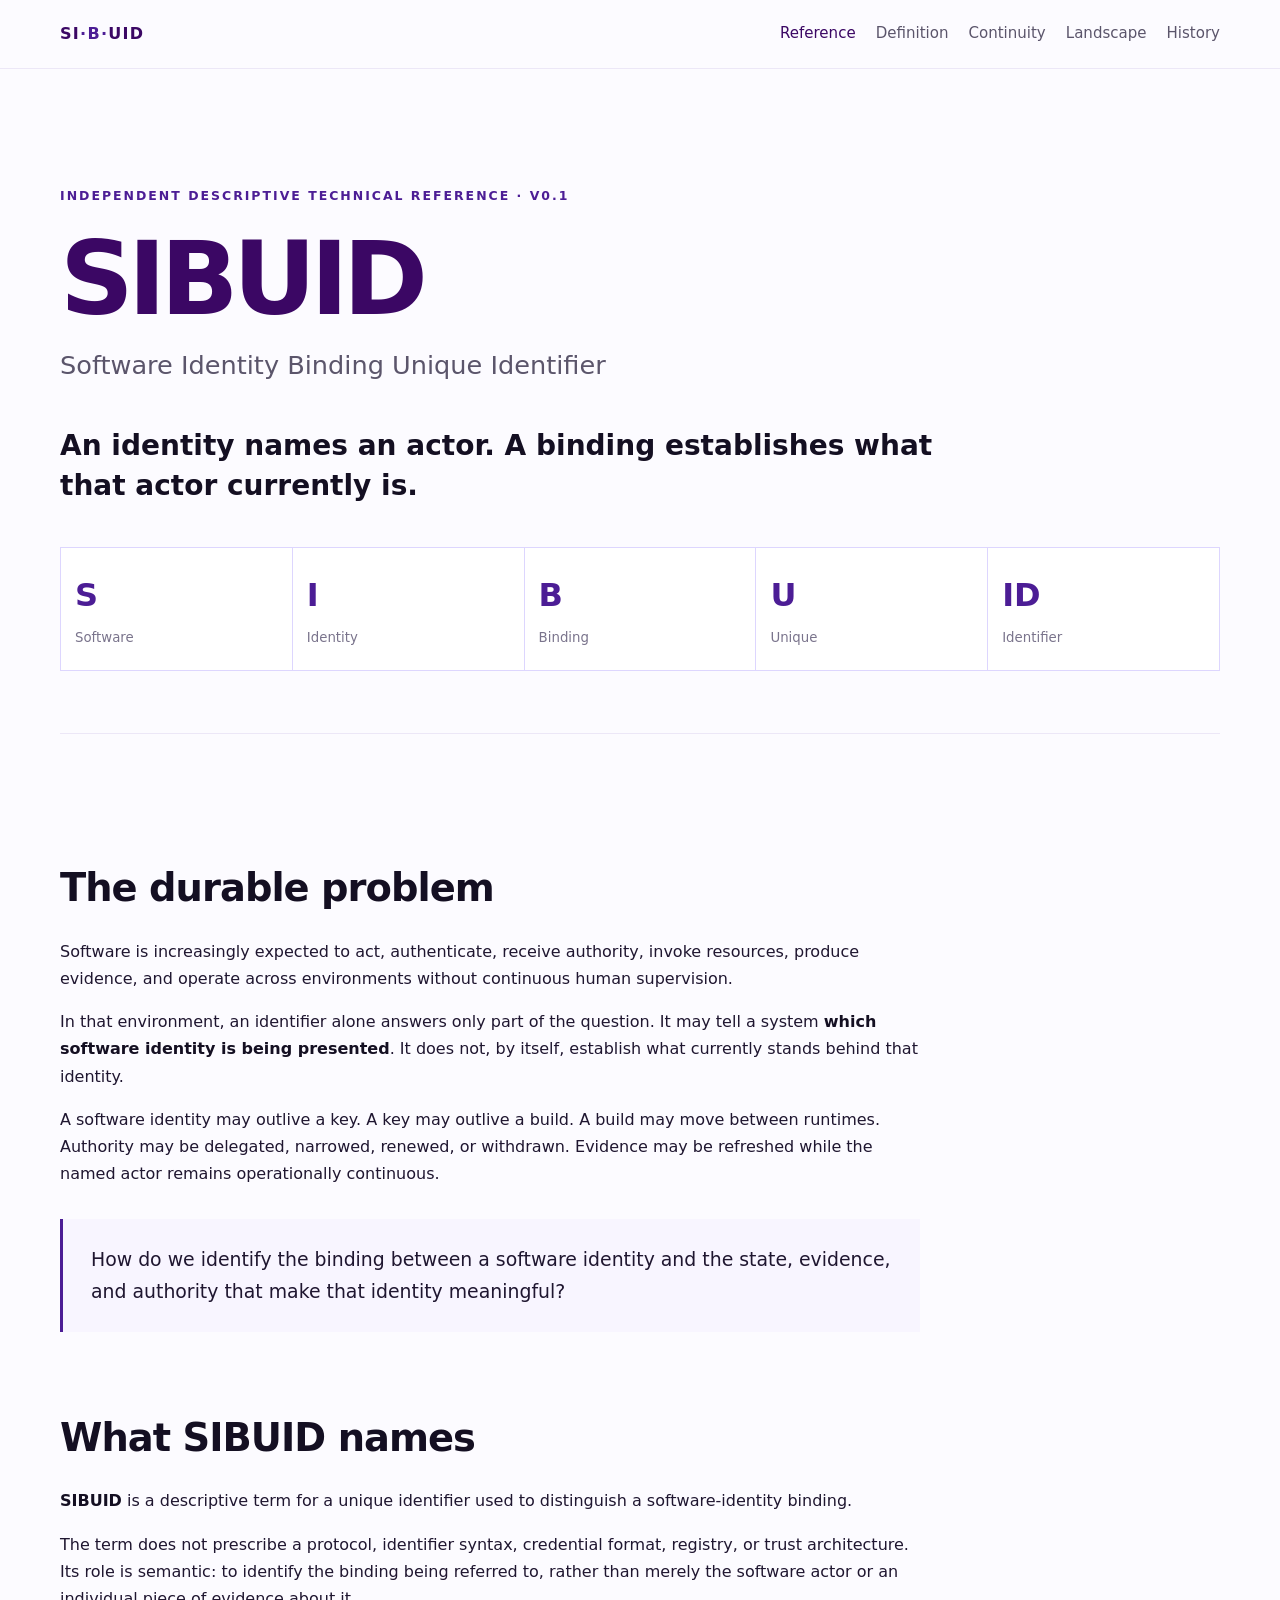
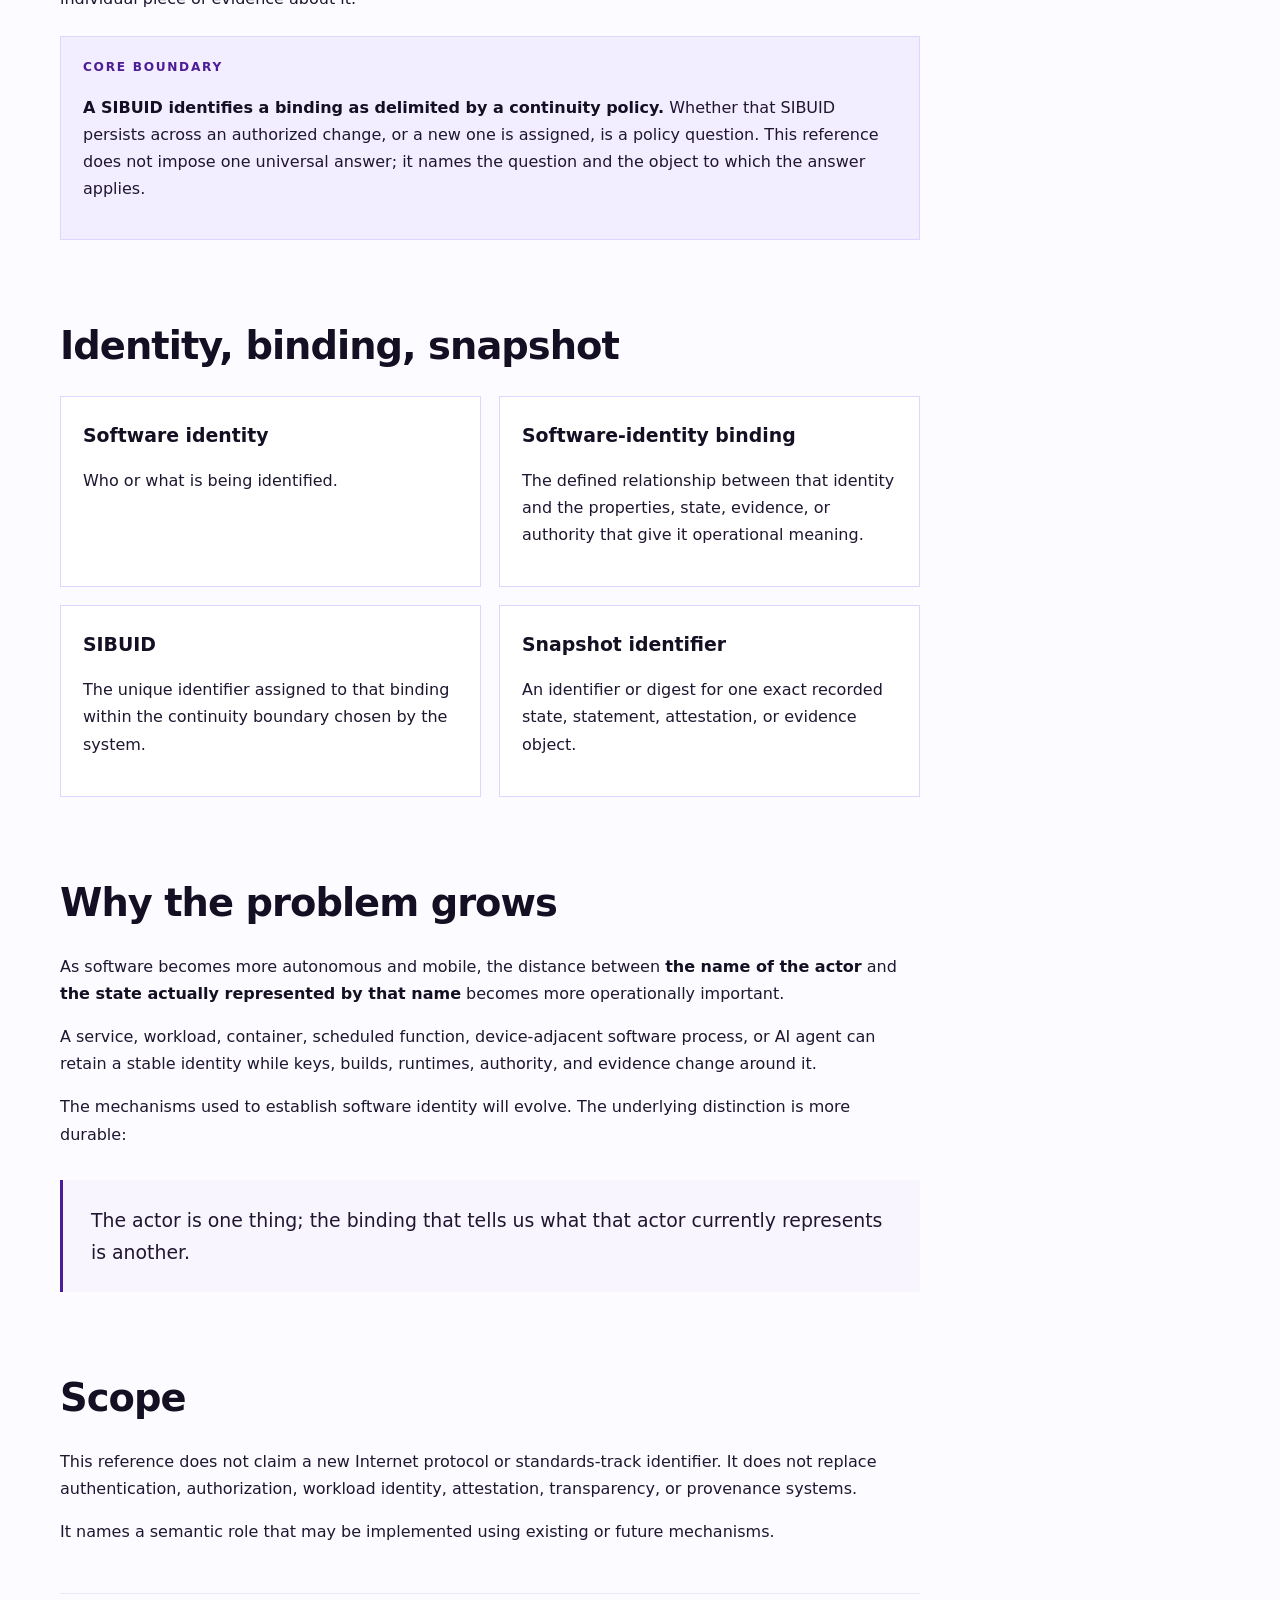
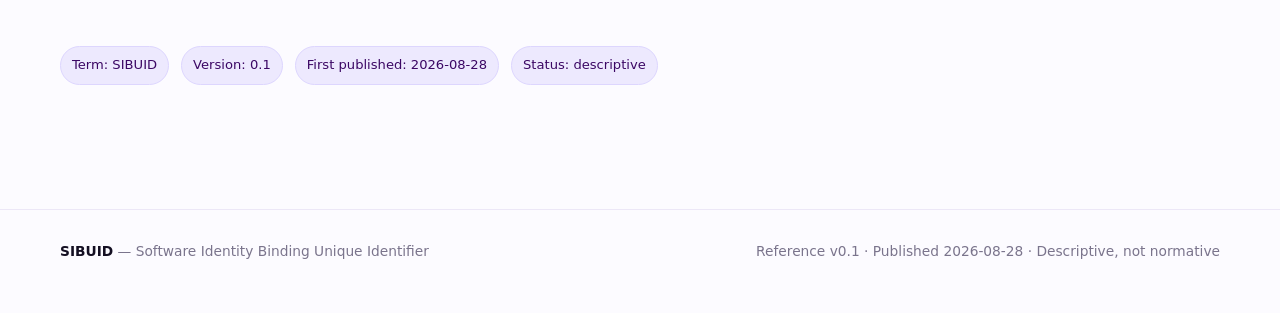
<file: index.html>
<!doctype html>
<html lang="en">
<head>
<meta charset="utf-8">
<meta name="viewport" content="width=device-width,initial-scale=1">
<title>SIBUID — Software Identity Binding Unique Identifier | SIBUID</title>
<meta name="description" content="A durable descriptive reference for software identity binding, binding continuity, and the semantic role of a unique binding identifier.">
<link rel="canonical" href="https://sibuid.com/">
<meta name="robots" content="index,follow,max-image-preview:large">
<meta property="og:type" content="website">
<meta property="og:title" content="SIBUID — Software Identity Binding Unique Identifier | SIBUID">
<meta property="og:description" content="A durable descriptive reference for software identity binding, binding continuity, and the semantic role of a unique binding identifier.">
<meta property="og:url" content="https://sibuid.com/">
<meta name="twitter:card" content="summary">
<link rel="stylesheet" href="/styles.css">
<script type="application/ld+json">{"@context":"https://schema.org","@type":"WebSite","name":"SIBUID \u2014 Software Identity Binding Unique Identifier","headline":"SIBUID \u2014 Software Identity Binding Unique Identifier","description":"A durable descriptive reference for software identity binding, binding continuity, and the semantic role of a unique binding identifier.","url":"https://sibuid.com/","datePublished":"2026-08-28","dateModified":"2026-08-28","publisher":{"@type":"Organization","name":"SIBUID Reference","url":"https://sibuid.com"}}</script>
</head>
<body>
<header class="site-head"><div class="wrap head-inner"><a class="brand" href="/">SI<span>·B·</span>UID</a><nav aria-label="Primary"><a href="/" aria-current="page">Reference</a><a href="/definition/">Definition</a><a href="/continuity/">Continuity</a><a href="/landscape/">Landscape</a><a href="/history/">History</a></nav></div></header>
<main><div class="wrap">
<section class="hero">
<div class="kicker">Independent descriptive technical reference · v0.1</div>
<h1 class="display">SIBUID</h1>
<div class="expansion">Software Identity Binding Unique Identifier</div>
<p class="lede"><strong>An identity names an actor. A binding establishes what that actor currently is.</strong></p>
<div class="splitmark" aria-label="SIBUID expansion">
<div><b>S</b><small>Software</small></div><div><b>I</b><small>Identity</small></div><div><b>B</b><small>Binding</small></div><div><b>U</b><small>Unique</small></div><div><b>ID</b><small>Identifier</small></div>
</div>
</section>
<article>
<h2>The durable problem</h2>
<p>Software is increasingly expected to act, authenticate, receive authority, invoke resources, produce evidence, and operate across environments without continuous human supervision.</p>
<p>In that environment, an identifier alone answers only part of the question. It may tell a system <strong>which software identity is being presented</strong>. It does not, by itself, establish what currently stands behind that identity.</p>
<p>A software identity may outlive a key. A key may outlive a build. A build may move between runtimes. Authority may be delegated, narrowed, renewed, or withdrawn. Evidence may be refreshed while the named actor remains operationally continuous.</p>
<blockquote>How do we identify the binding between a software identity and the state, evidence, and authority that make that identity meaningful?</blockquote>
<h2>What SIBUID names</h2>
<p><strong>SIBUID</strong> is a descriptive term for a unique identifier used to distinguish a software-identity binding.</p>
<p>The term does not prescribe a protocol, identifier syntax, credential format, registry, or trust architecture. Its role is semantic: to identify the binding being referred to, rather than merely the software actor or an individual piece of evidence about it.</p>
<div class="note"><div class="label">Core boundary</div><p><strong>A SIBUID identifies a binding as delimited by a continuity policy.</strong> Whether that SIBUID persists across an authorized change, or a new one is assigned, is a policy question. This reference does not impose one universal answer; it names the question and the object to which the answer applies.</p></div>
<h2>Identity, binding, snapshot</h2>
<div class="grid2">
<div class="card"><h3>Software identity</h3><p>Who or what is being identified.</p></div>
<div class="card"><h3>Software-identity binding</h3><p>The defined relationship between that identity and the properties, state, evidence, or authority that give it operational meaning.</p></div>
<div class="card"><h3>SIBUID</h3><p>The unique identifier assigned to that binding within the continuity boundary chosen by the system.</p></div>
<div class="card"><h3>Snapshot identifier</h3><p>An identifier or digest for one exact recorded state, statement, attestation, or evidence object.</p></div>
</div>
<h2>Why the problem grows</h2>
<p>As software becomes more autonomous and mobile, the distance between <strong>the name of the actor</strong> and <strong>the state actually represented by that name</strong> becomes more operationally important.</p>
<p>A service, workload, container, scheduled function, device-adjacent software process, or AI agent can retain a stable identity while keys, builds, runtimes, authority, and evidence change around it.</p>
<p>The mechanisms used to establish software identity will evolve. The underlying distinction is more durable:</p>
<blockquote>The actor is one thing; the binding that tells us what that actor currently represents is another.</blockquote>
<h2>Scope</h2>
<p>This reference does not claim a new Internet protocol or standards-track identifier. It does not replace authentication, authorization, workload identity, attestation, transparency, or provenance systems.</p>
<p>It names a semantic role that may be implemented using existing or future mechanisms.</p>
<div class="definition-record"><div class="status"><span class="pill">Term: SIBUID</span><span class="pill">Version: 0.1</span><span class="pill">First published: 2026-08-28</span><span class="pill">Status: descriptive</span></div></div>
</article></div></main>
<footer class="site-foot"><div class="wrap foot-inner"><div><strong>SIBUID</strong> — Software Identity Binding Unique Identifier</div><div>Reference v0.1 · Published 2026-08-28 · Descriptive, not normative</div></div></footer>
</body></html>
</file>
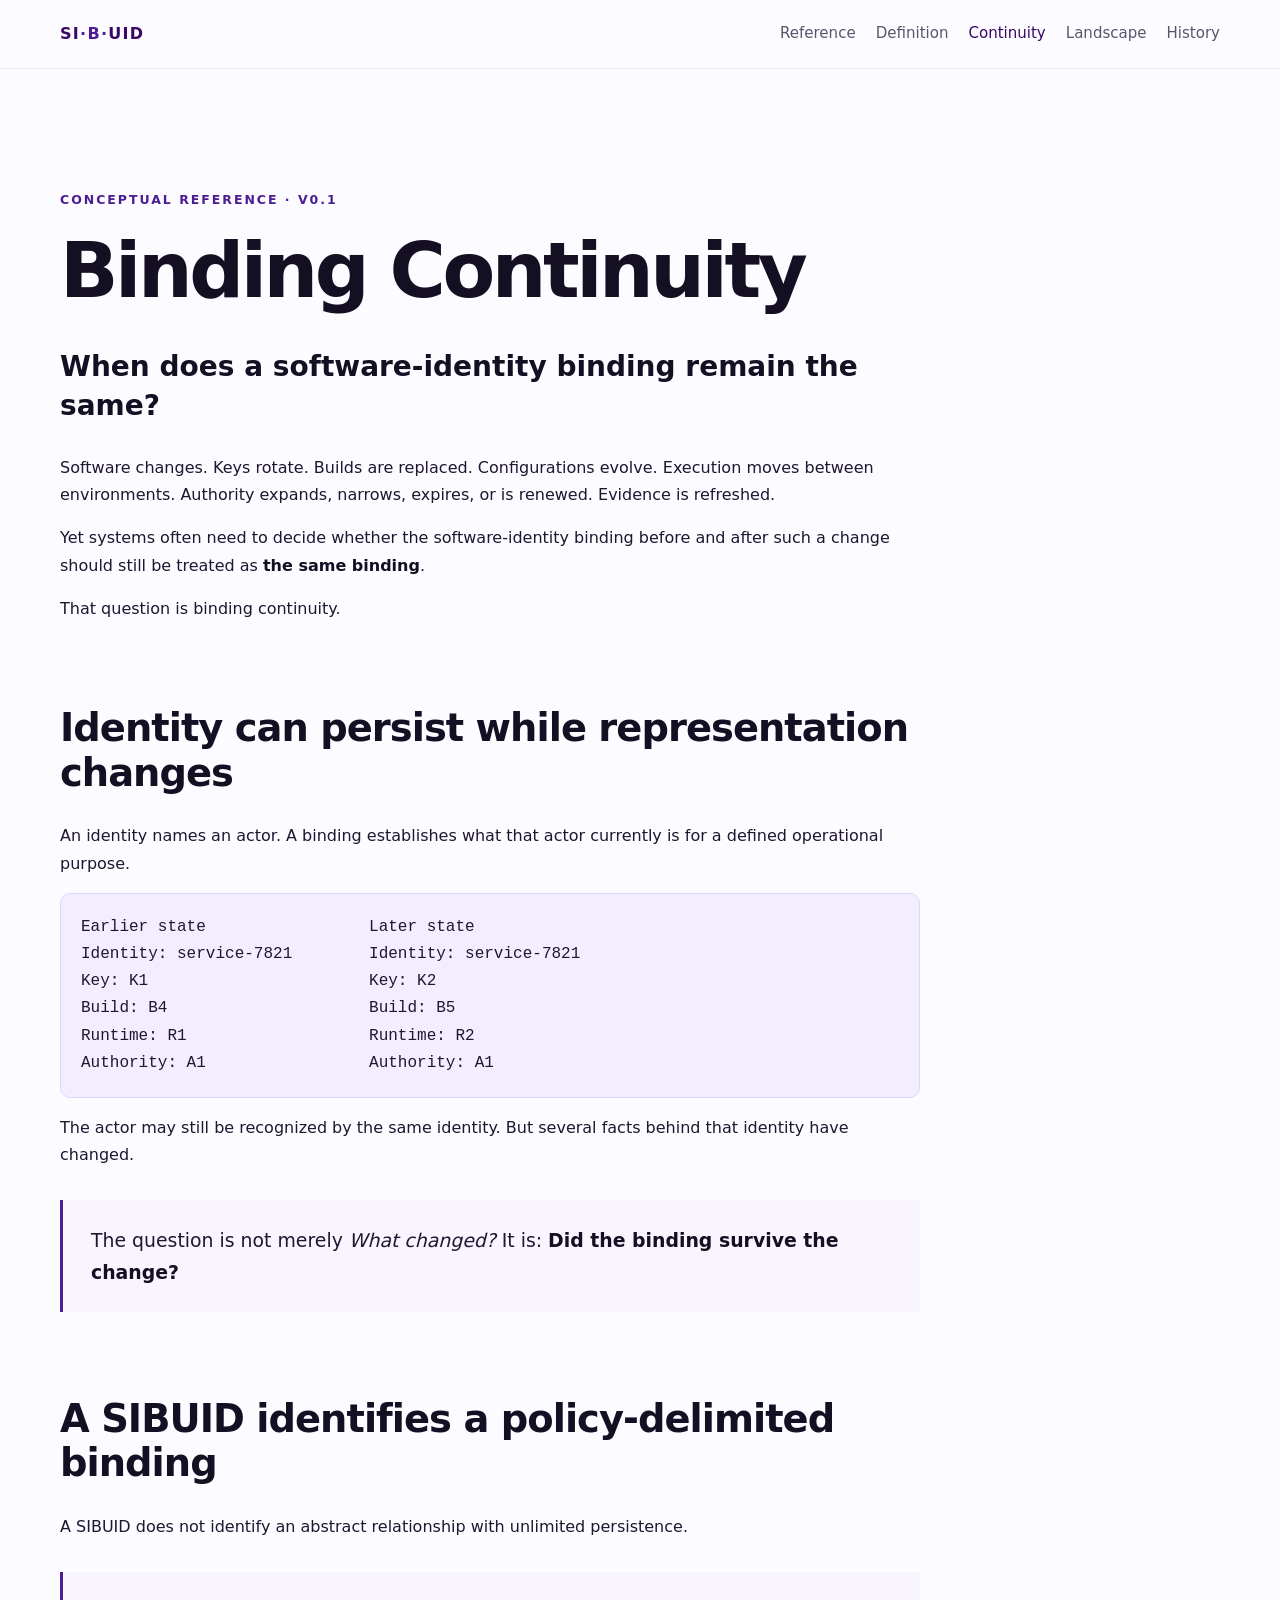
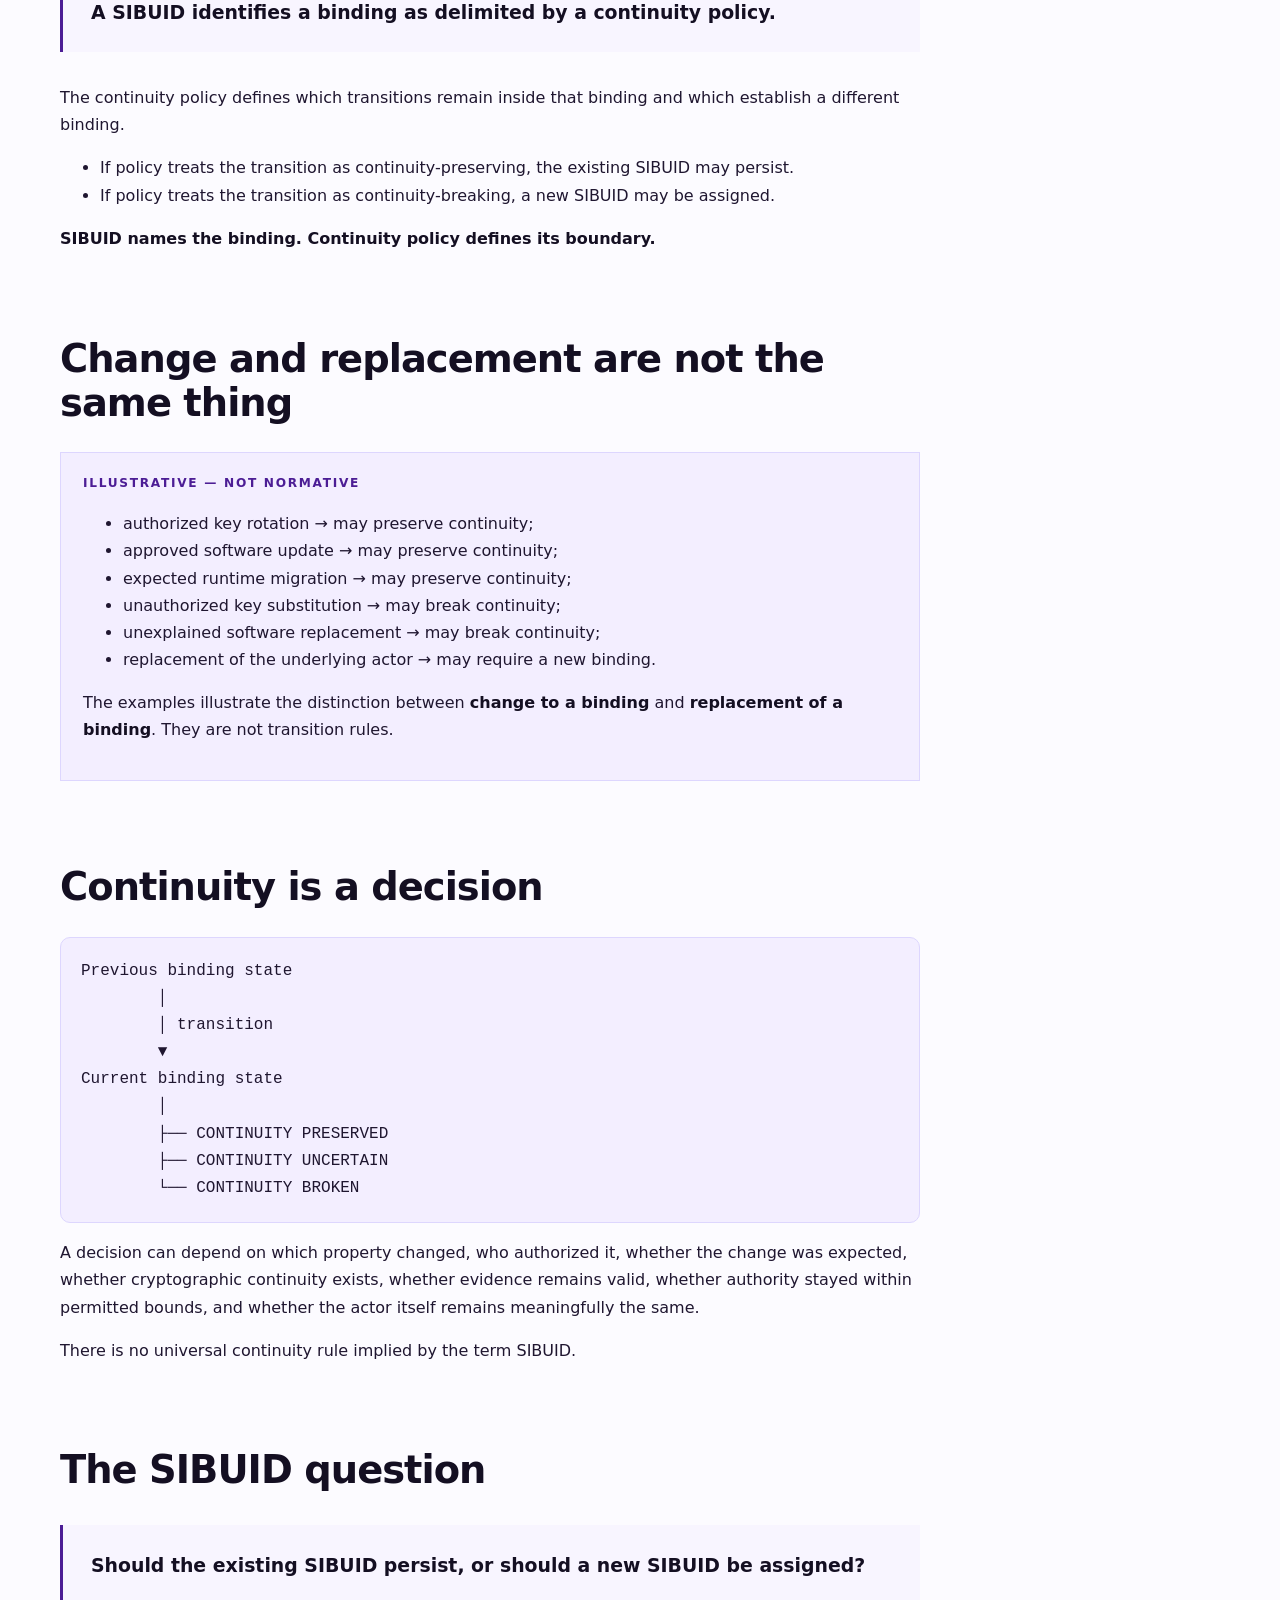
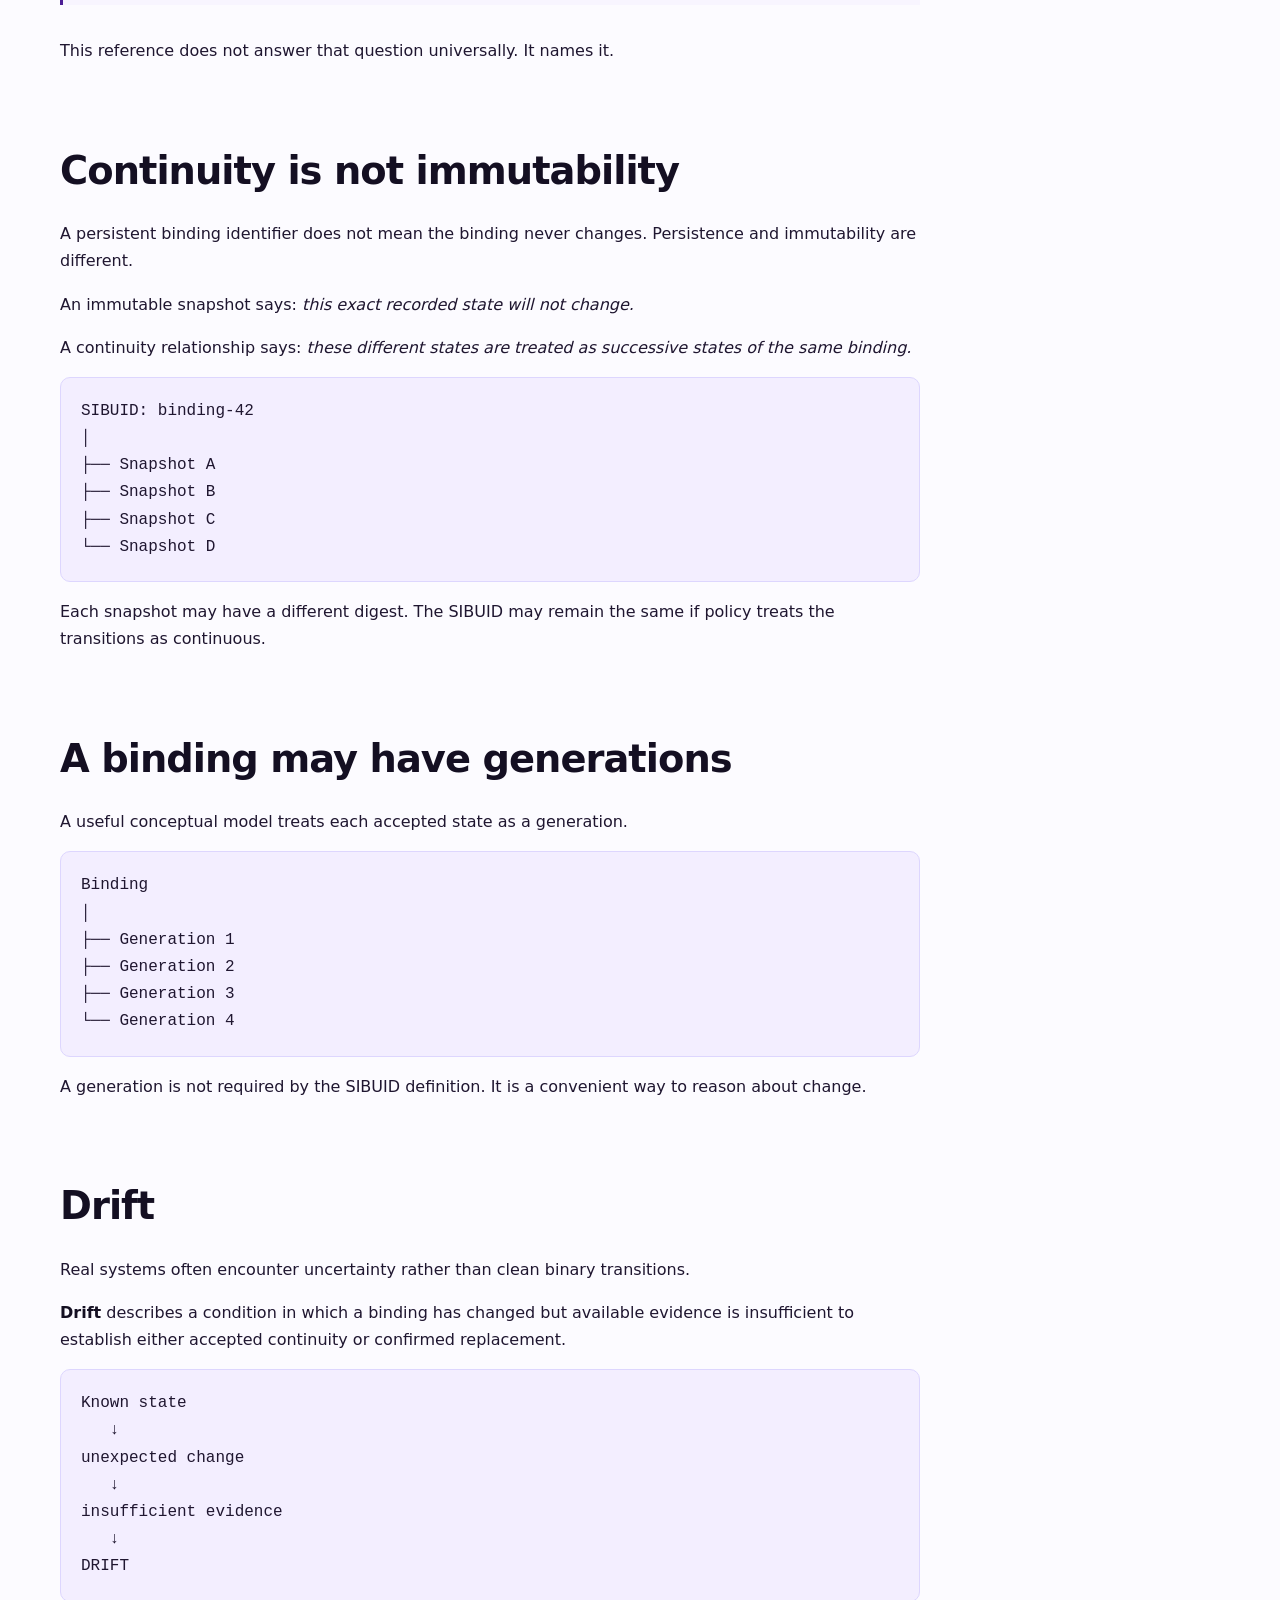
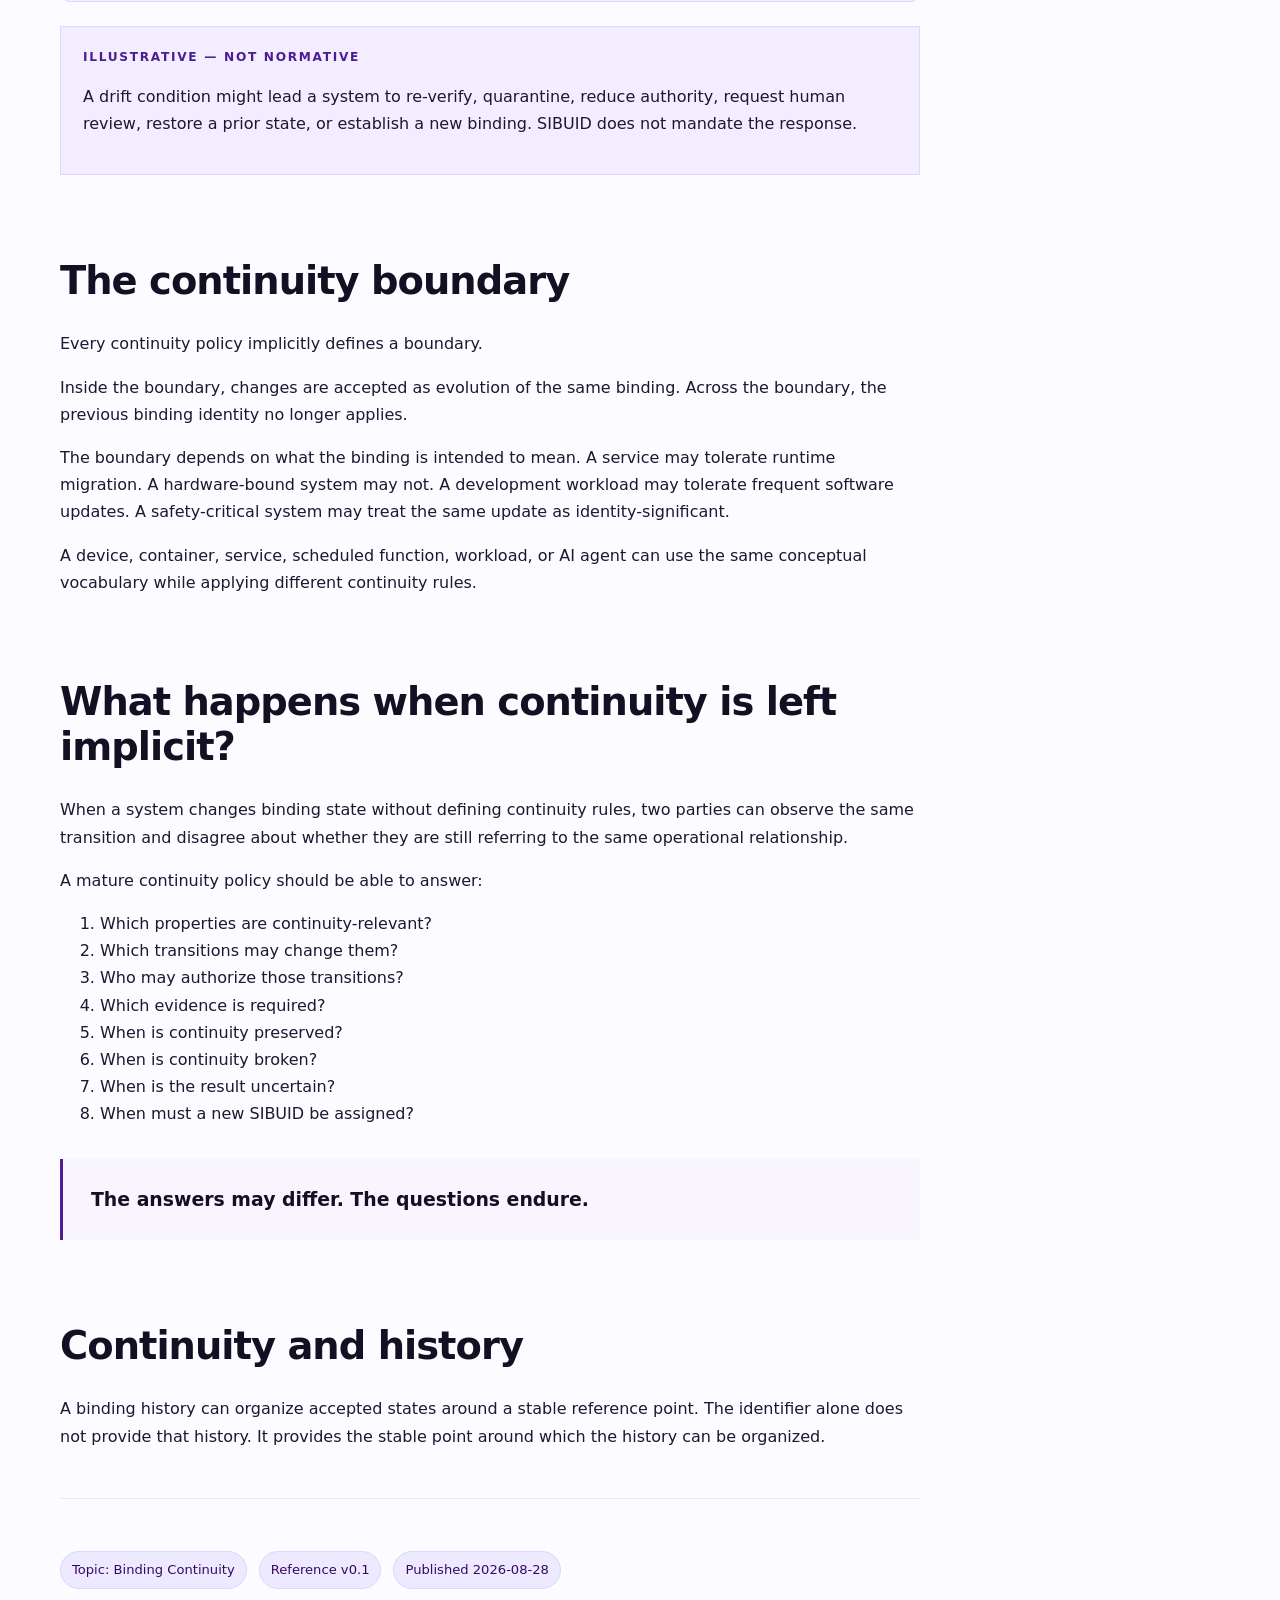
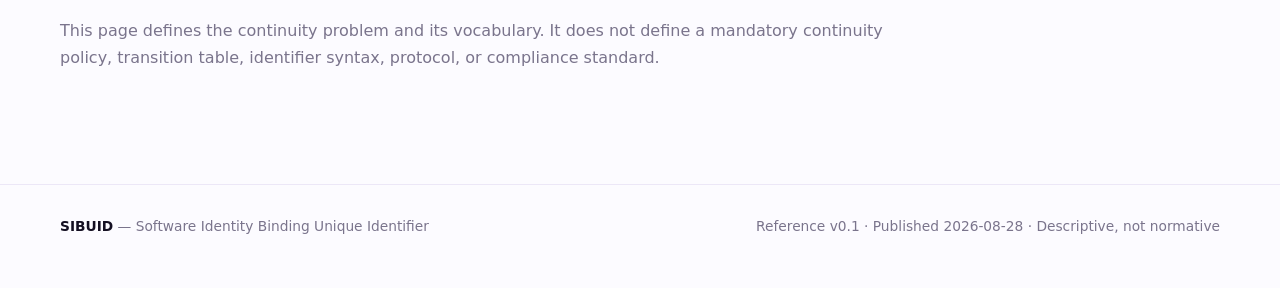
<file: continuity/index.html>
<!doctype html>
<html lang="en">
<head>
<meta charset="utf-8">
<meta name="viewport" content="width=device-width,initial-scale=1">
<title>Binding Continuity | SIBUID</title>
<meta name="description" content="A conceptual reference for deciding when a software-identity binding persists, drifts, or breaks across state transitions.">
<link rel="canonical" href="https://sibuid.com/continuity/">
<meta name="robots" content="index,follow,max-image-preview:large">
<meta property="og:type" content="website">
<meta property="og:title" content="Binding Continuity | SIBUID">
<meta property="og:description" content="A conceptual reference for deciding when a software-identity binding persists, drifts, or breaks across state transitions.">
<meta property="og:url" content="https://sibuid.com/continuity/">
<meta name="twitter:card" content="summary">
<link rel="stylesheet" href="/styles.css">
<script type="application/ld+json">{"@context":"https://schema.org","@type":"TechArticle","name":"Binding Continuity","headline":"Binding Continuity","description":"A conceptual reference for deciding when a software-identity binding persists, drifts, or breaks across state transitions.","url":"https://sibuid.com/continuity/","datePublished":"2026-08-28","dateModified":"2026-08-28","publisher":{"@type":"Organization","name":"SIBUID Reference","url":"https://sibuid.com"}}</script>
</head>
<body>
<header class="site-head"><div class="wrap head-inner"><a class="brand" href="/">SI<span>·B·</span>UID</a><nav aria-label="Primary"><a href="/">Reference</a><a href="/definition/">Definition</a><a href="/continuity/" aria-current="page">Continuity</a><a href="/landscape/">Landscape</a><a href="/history/">History</a></nav></div></header>
<main><div class="wrap">
<article>
<div class="kicker">Conceptual reference · v0.1</div>
<h1>Binding Continuity</h1>
<p class="lede"><strong>When does a software-identity binding remain the same?</strong></p>
<p>Software changes. Keys rotate. Builds are replaced. Configurations evolve. Execution moves between environments. Authority expands, narrows, expires, or is renewed. Evidence is refreshed.</p>
<p>Yet systems often need to decide whether the software-identity binding before and after such a change should still be treated as <strong>the same binding</strong>.</p>
<p>That question is binding continuity.</p>
<h2>Identity can persist while representation changes</h2>
<p>An identity names an actor. A binding establishes what that actor currently is for a defined operational purpose.</p>
<pre>Earlier state                 Later state
Identity: service-7821        Identity: service-7821
Key: K1                       Key: K2
Build: B4                     Build: B5
Runtime: R1                   Runtime: R2
Authority: A1                 Authority: A1</pre>
<p>The actor may still be recognized by the same identity. But several facts behind that identity have changed.</p>
<blockquote>The question is not merely <em>What changed?</em> It is: <strong>Did the binding survive the change?</strong></blockquote>
<h2>A SIBUID identifies a policy-delimited binding</h2>
<p>A SIBUID does not identify an abstract relationship with unlimited persistence.</p>
<blockquote><strong>A SIBUID identifies a binding as delimited by a continuity policy.</strong></blockquote>
<p>The continuity policy defines which transitions remain inside that binding and which establish a different binding.</p>
<ul><li>If policy treats the transition as continuity-preserving, the existing SIBUID may persist.</li><li>If policy treats the transition as continuity-breaking, a new SIBUID may be assigned.</li></ul>
<p><strong>SIBUID names the binding. Continuity policy defines its boundary.</strong></p>
<h2>Change and replacement are not the same thing</h2>
<div class="note"><div class="label">Illustrative — not normative</div><ul><li>authorized key rotation → may preserve continuity;</li><li>approved software update → may preserve continuity;</li><li>expected runtime migration → may preserve continuity;</li><li>unauthorized key substitution → may break continuity;</li><li>unexplained software replacement → may break continuity;</li><li>replacement of the underlying actor → may require a new binding.</li></ul><p>The examples illustrate the distinction between <strong>change to a binding</strong> and <strong>replacement of a binding</strong>. They are not transition rules.</p></div>
<h2>Continuity is a decision</h2>
<pre>Previous binding state
        │
        │ transition
        ▼
Current binding state
        │
        ├── CONTINUITY PRESERVED
        ├── CONTINUITY UNCERTAIN
        └── CONTINUITY BROKEN</pre>
<p>A decision can depend on which property changed, who authorized it, whether the change was expected, whether cryptographic continuity exists, whether evidence remains valid, whether authority stayed within permitted bounds, and whether the actor itself remains meaningfully the same.</p>
<p>There is no universal continuity rule implied by the term SIBUID.</p>
<h2>The SIBUID question</h2>
<blockquote><strong>Should the existing SIBUID persist, or should a new SIBUID be assigned?</strong></blockquote>
<p>This reference does not answer that question universally. It names it.</p>
<h2>Continuity is not immutability</h2>
<p>A persistent binding identifier does not mean the binding never changes. Persistence and immutability are different.</p>
<p>An immutable snapshot says: <em>this exact recorded state will not change.</em></p>
<p>A continuity relationship says: <em>these different states are treated as successive states of the same binding.</em></p>
<pre>SIBUID: binding-42
│
├── Snapshot A
├── Snapshot B
├── Snapshot C
└── Snapshot D</pre>
<p>Each snapshot may have a different digest. The SIBUID may remain the same if policy treats the transitions as continuous.</p>
<h2>A binding may have generations</h2>
<p>A useful conceptual model treats each accepted state as a generation.</p>
<pre>Binding
│
├── Generation 1
├── Generation 2
├── Generation 3
└── Generation 4</pre>
<p>A generation is not required by the SIBUID definition. It is a convenient way to reason about change.</p>
<h2>Drift</h2>
<p>Real systems often encounter uncertainty rather than clean binary transitions.</p>
<p><strong>Drift</strong> describes a condition in which a binding has changed but available evidence is insufficient to establish either accepted continuity or confirmed replacement.</p>
<pre>Known state
   ↓
unexpected change
   ↓
insufficient evidence
   ↓
DRIFT</pre>
<div class="note"><div class="label">Illustrative — not normative</div><p>A drift condition might lead a system to re-verify, quarantine, reduce authority, request human review, restore a prior state, or establish a new binding. SIBUID does not mandate the response.</p></div>
<h2>The continuity boundary</h2>
<p>Every continuity policy implicitly defines a boundary.</p>
<p>Inside the boundary, changes are accepted as evolution of the same binding. Across the boundary, the previous binding identity no longer applies.</p>
<p>The boundary depends on what the binding is intended to mean. A service may tolerate runtime migration. A hardware-bound system may not. A development workload may tolerate frequent software updates. A safety-critical system may treat the same update as identity-significant.</p>
<p>A device, container, service, scheduled function, workload, or AI agent can use the same conceptual vocabulary while applying different continuity rules.</p>
<h2>What happens when continuity is left implicit?</h2>
<p>When a system changes binding state without defining continuity rules, two parties can observe the same transition and disagree about whether they are still referring to the same operational relationship.</p>
<p>A mature continuity policy should be able to answer:</p>
<ol><li>Which properties are continuity-relevant?</li><li>Which transitions may change them?</li><li>Who may authorize those transitions?</li><li>Which evidence is required?</li><li>When is continuity preserved?</li><li>When is continuity broken?</li><li>When is the result uncertain?</li><li>When must a new SIBUID be assigned?</li></ol>
<blockquote><strong>The answers may differ. The questions endure.</strong></blockquote>
<h2>Continuity and history</h2>
<p>A binding history can organize accepted states around a stable reference point. The identifier alone does not provide that history. It provides the stable point around which the history can be organized.</p>
<div class="definition-record"><div class="status"><span class="pill">Topic: Binding Continuity</span><span class="pill">Reference v0.1</span><span class="pill">Published 2026-08-28</span></div><p class="muted">This page defines the continuity problem and its vocabulary. It does not define a mandatory continuity policy, transition table, identifier syntax, protocol, or compliance standard.</p></div>
</article></div></main>
<footer class="site-foot"><div class="wrap foot-inner"><div><strong>SIBUID</strong> — Software Identity Binding Unique Identifier</div><div>Reference v0.1 · Published 2026-08-28 · Descriptive, not normative</div></div></footer>
</body></html>
</file>
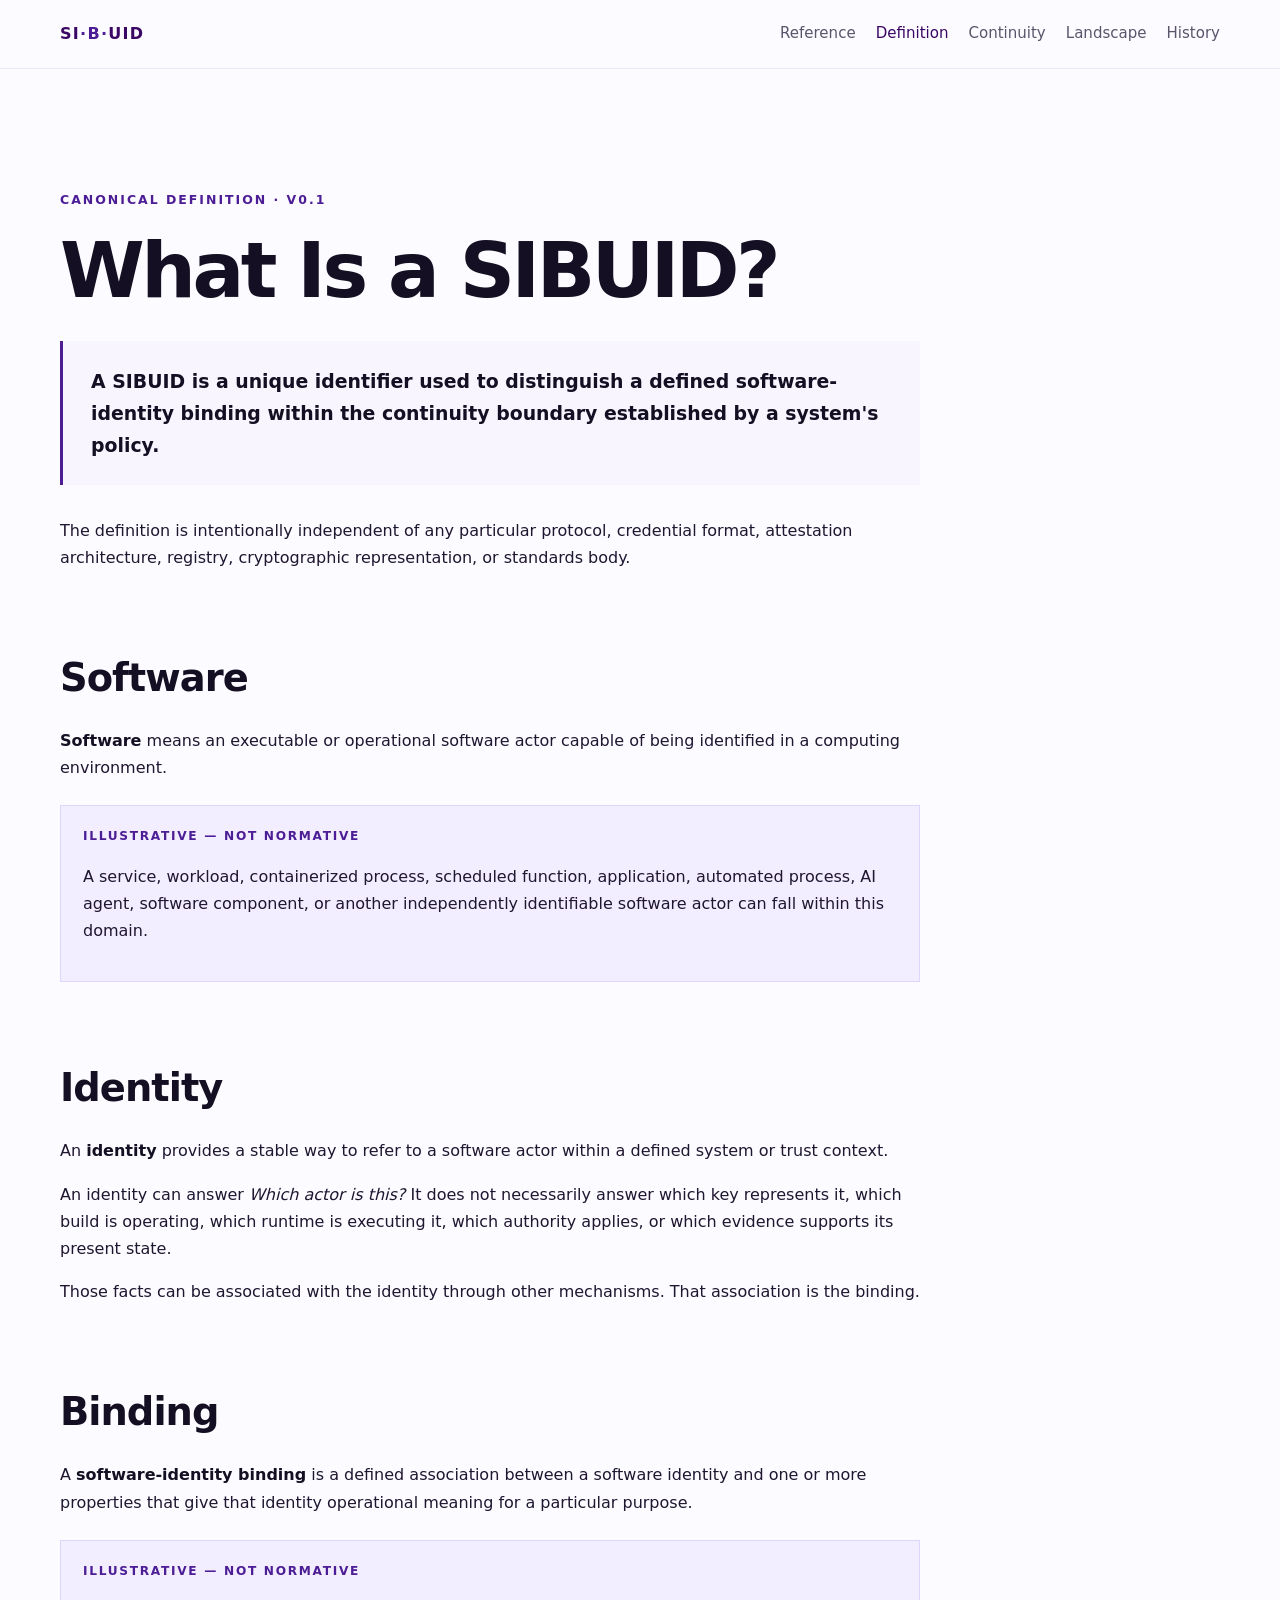
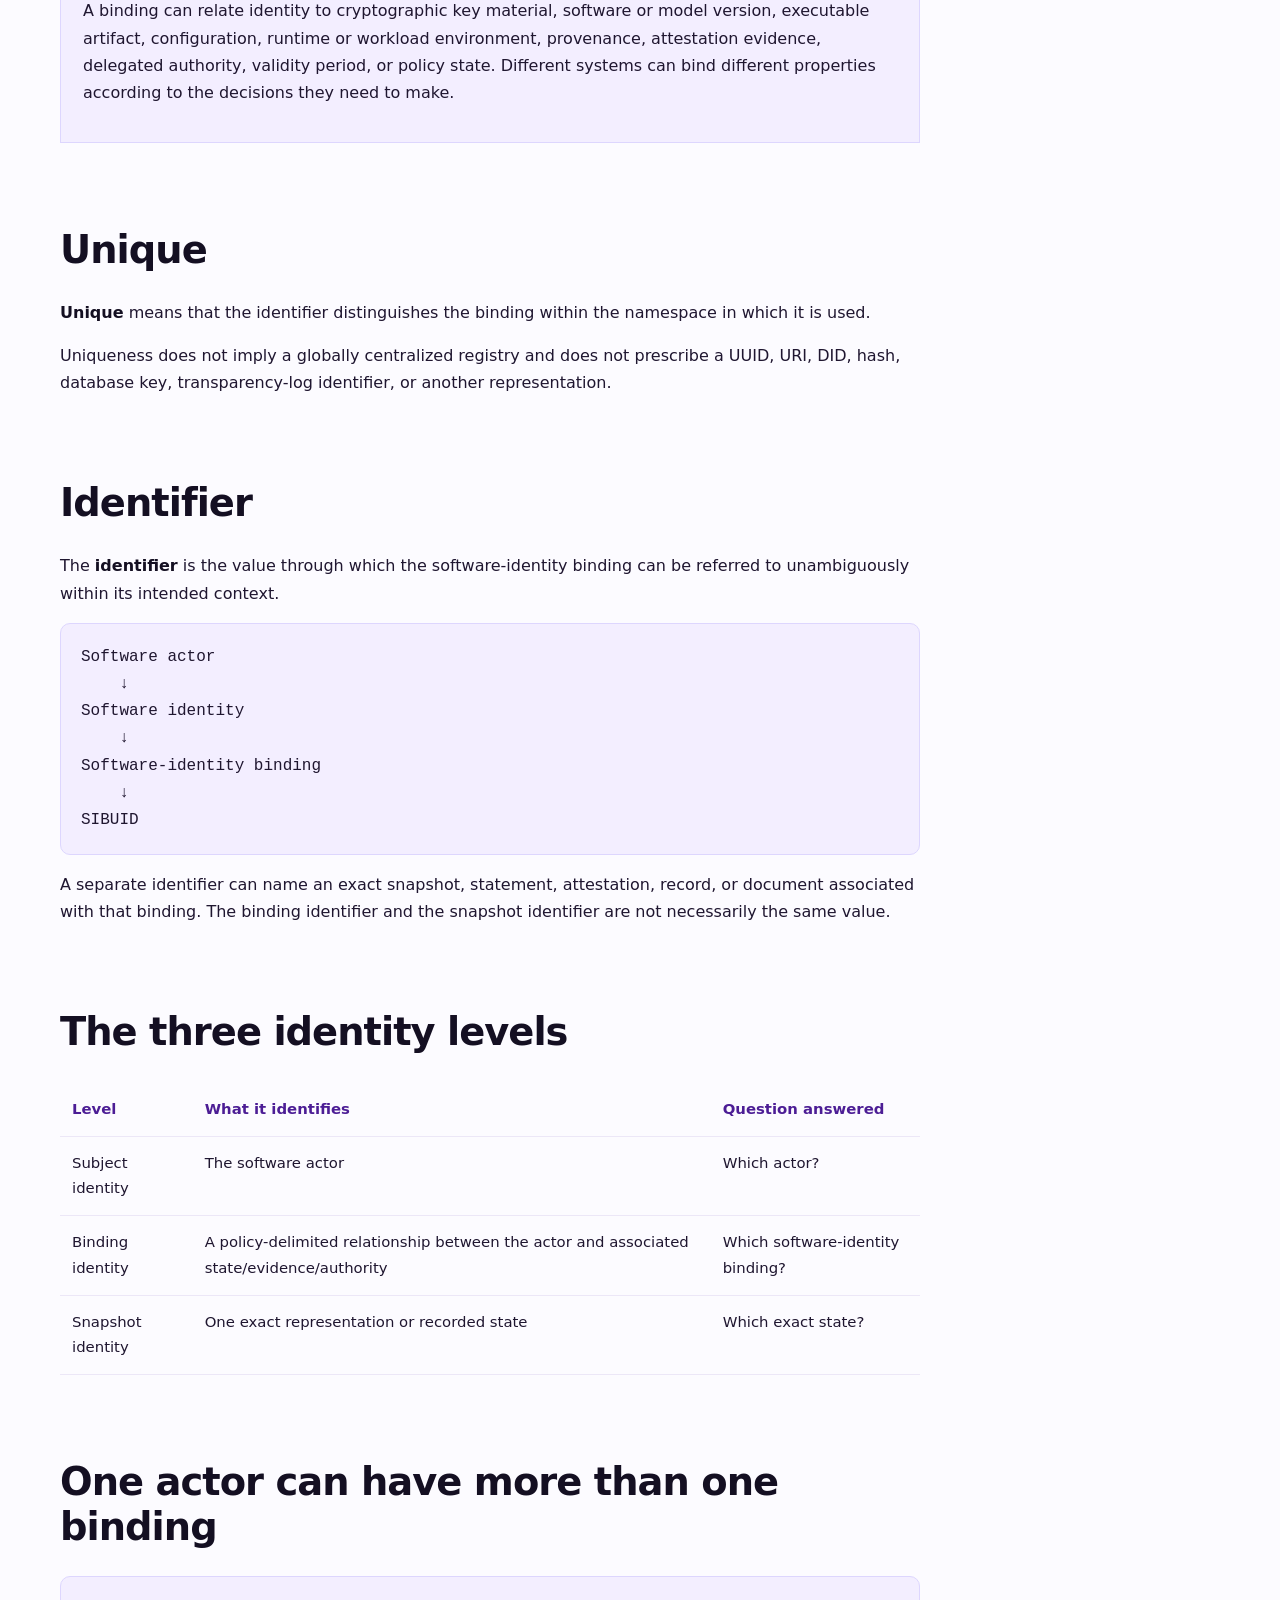
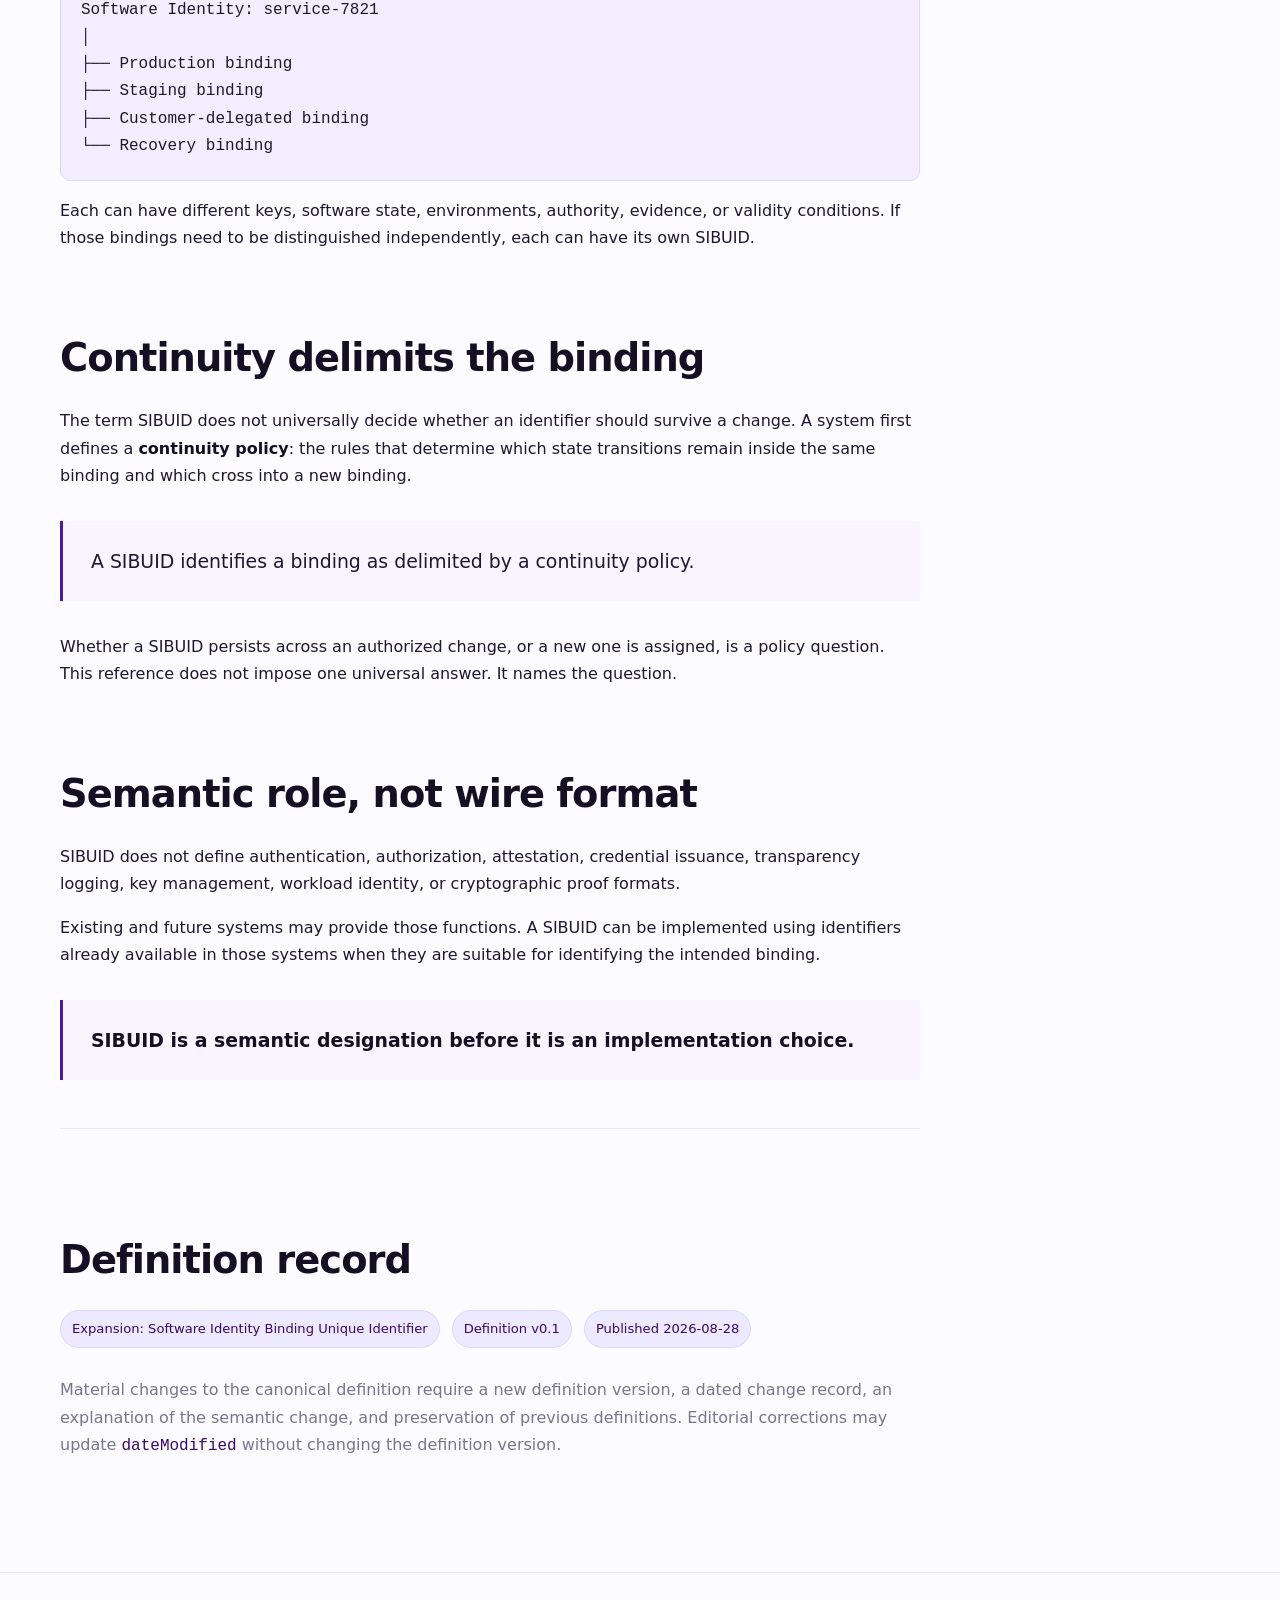
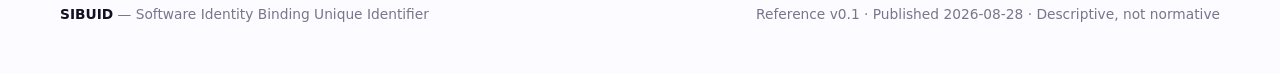
<file: definition/index.html>
<!doctype html>
<html lang="en">
<head>
<meta charset="utf-8">
<meta name="viewport" content="width=device-width,initial-scale=1">
<title>What Is a SIBUID? | SIBUID</title>
<meta name="description" content="Canonical definition of SIBUID: Software Identity Binding Unique Identifier, independent of any specific protocol or identifier format.">
<link rel="canonical" href="https://sibuid.com/definition/">
<meta name="robots" content="index,follow,max-image-preview:large">
<meta property="og:type" content="website">
<meta property="og:title" content="What Is a SIBUID? | SIBUID">
<meta property="og:description" content="Canonical definition of SIBUID: Software Identity Binding Unique Identifier, independent of any specific protocol or identifier format.">
<meta property="og:url" content="https://sibuid.com/definition/">
<meta name="twitter:card" content="summary">
<link rel="stylesheet" href="/styles.css">
<script type="application/ld+json">{"@context":"https://schema.org","@type":"TechArticle","name":"What Is a SIBUID?","headline":"What Is a SIBUID?","description":"Canonical definition of SIBUID: Software Identity Binding Unique Identifier, independent of any specific protocol or identifier format.","url":"https://sibuid.com/definition/","datePublished":"2026-08-28","dateModified":"2026-08-28","publisher":{"@type":"Organization","name":"SIBUID Reference","url":"https://sibuid.com"}}</script>
</head>
<body>
<header class="site-head"><div class="wrap head-inner"><a class="brand" href="/">SI<span>·B·</span>UID</a><nav aria-label="Primary"><a href="/">Reference</a><a href="/definition/" aria-current="page">Definition</a><a href="/continuity/">Continuity</a><a href="/landscape/">Landscape</a><a href="/history/">History</a></nav></div></header>
<main><div class="wrap">
<article>
<div class="kicker">Canonical definition · v0.1</div>
<h1>What Is a SIBUID?</h1>
<blockquote><strong>A SIBUID is a unique identifier used to distinguish a defined software-identity binding within the continuity boundary established by a system's policy.</strong></blockquote>
<p>The definition is intentionally independent of any particular protocol, credential format, attestation architecture, registry, cryptographic representation, or standards body.</p>
<h2>Software</h2>
<p><strong>Software</strong> means an executable or operational software actor capable of being identified in a computing environment.</p>
<div class="note"><div class="label">Illustrative — not normative</div><p>A service, workload, containerized process, scheduled function, application, automated process, AI agent, software component, or another independently identifiable software actor can fall within this domain.</p></div>
<h2>Identity</h2>
<p>An <strong>identity</strong> provides a stable way to refer to a software actor within a defined system or trust context.</p>
<p>An identity can answer <em>Which actor is this?</em> It does not necessarily answer which key represents it, which build is operating, which runtime is executing it, which authority applies, or which evidence supports its present state.</p>
<p>Those facts can be associated with the identity through other mechanisms. That association is the binding.</p>
<h2>Binding</h2>
<p>A <strong>software-identity binding</strong> is a defined association between a software identity and one or more properties that give that identity operational meaning for a particular purpose.</p>
<div class="note"><div class="label">Illustrative — not normative</div><p>A binding can relate identity to cryptographic key material, software or model version, executable artifact, configuration, runtime or workload environment, provenance, attestation evidence, delegated authority, validity period, or policy state. Different systems can bind different properties according to the decisions they need to make.</p></div>
<h2>Unique</h2>
<p><strong>Unique</strong> means that the identifier distinguishes the binding within the namespace in which it is used.</p>
<p>Uniqueness does not imply a globally centralized registry and does not prescribe a UUID, URI, DID, hash, database key, transparency-log identifier, or another representation.</p>
<h2>Identifier</h2>
<p>The <strong>identifier</strong> is the value through which the software-identity binding can be referred to unambiguously within its intended context.</p>
<pre>Software actor
    ↓
Software identity
    ↓
Software-identity binding
    ↓
SIBUID</pre>
<p>A separate identifier can name an exact snapshot, statement, attestation, record, or document associated with that binding. The binding identifier and the snapshot identifier are not necessarily the same value.</p>
<h2>The three identity levels</h2>
<table><thead><tr><th>Level</th><th>What it identifies</th><th>Question answered</th></tr></thead><tbody>
<tr><td>Subject identity</td><td>The software actor</td><td>Which actor?</td></tr>
<tr><td>Binding identity</td><td>A policy-delimited relationship between the actor and associated state/evidence/authority</td><td>Which software-identity binding?</td></tr>
<tr><td>Snapshot identity</td><td>One exact representation or recorded state</td><td>Which exact state?</td></tr>
</tbody></table>
<h2>One actor can have more than one binding</h2>
<pre>Software Identity: service-7821
│
├── Production binding
├── Staging binding
├── Customer-delegated binding
└── Recovery binding</pre>
<p>Each can have different keys, software state, environments, authority, evidence, or validity conditions. If those bindings need to be distinguished independently, each can have its own SIBUID.</p>
<h2>Continuity delimits the binding</h2>
<p>The term SIBUID does not universally decide whether an identifier should survive a change. A system first defines a <strong>continuity policy</strong>: the rules that determine which state transitions remain inside the same binding and which cross into a new binding.</p>
<blockquote>A SIBUID identifies a binding as delimited by a continuity policy.</blockquote>
<p>Whether a SIBUID persists across an authorized change, or a new one is assigned, is a policy question. This reference does not impose one universal answer. It names the question.</p>
<h2>Semantic role, not wire format</h2>
<p>SIBUID does not define authentication, authorization, attestation, credential issuance, transparency logging, key management, workload identity, or cryptographic proof formats.</p>
<p>Existing and future systems may provide those functions. A SIBUID can be implemented using identifiers already available in those systems when they are suitable for identifying the intended binding.</p>
<blockquote><strong>SIBUID is a semantic designation before it is an implementation choice.</strong></blockquote>
<div class="definition-record"><h2>Definition record</h2><div class="status"><span class="pill">Expansion: Software Identity Binding Unique Identifier</span><span class="pill">Definition v0.1</span><span class="pill">Published 2026-08-28</span></div><p class="muted">Material changes to the canonical definition require a new definition version, a dated change record, an explanation of the semantic change, and preservation of previous definitions. Editorial corrections may update <code>dateModified</code> without changing the definition version.</p></div>
</article></div></main>
<footer class="site-foot"><div class="wrap foot-inner"><div><strong>SIBUID</strong> — Software Identity Binding Unique Identifier</div><div>Reference v0.1 · Published 2026-08-28 · Descriptive, not normative</div></div></footer>
</body></html>
</file>
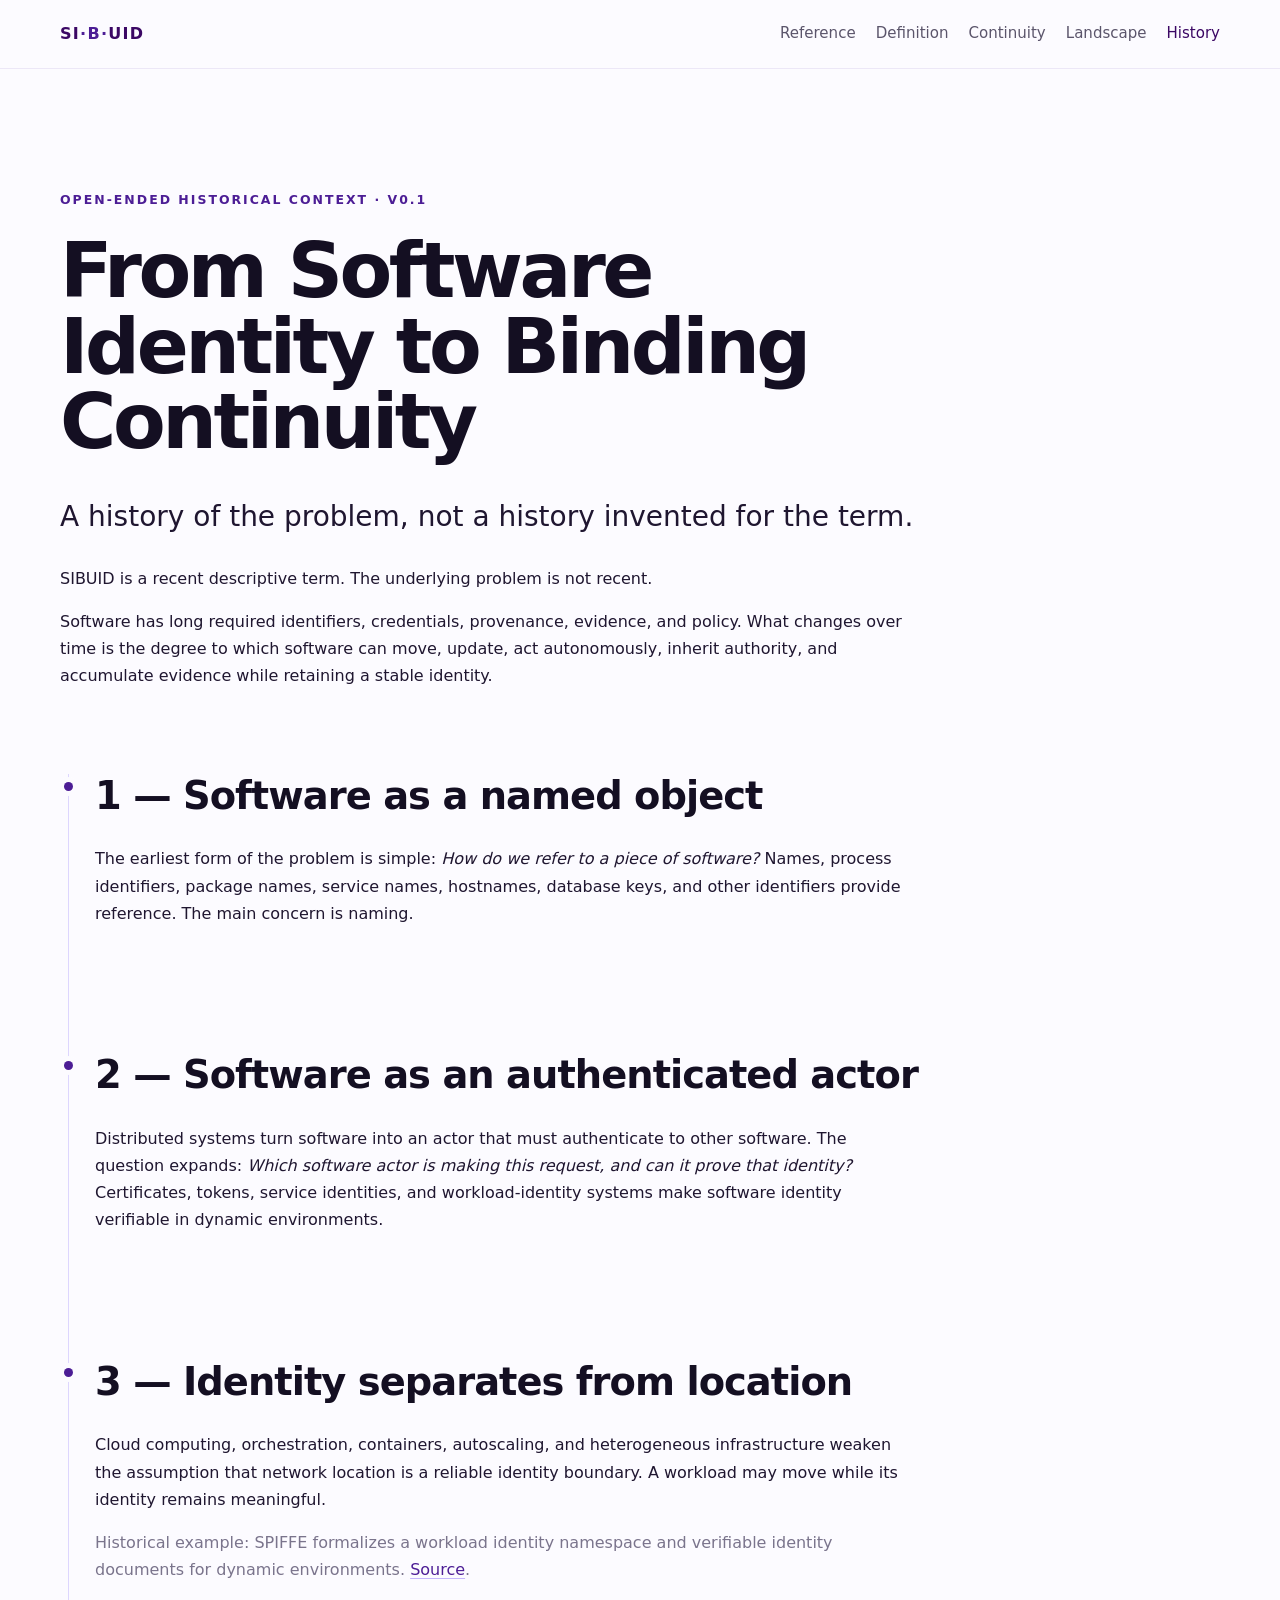
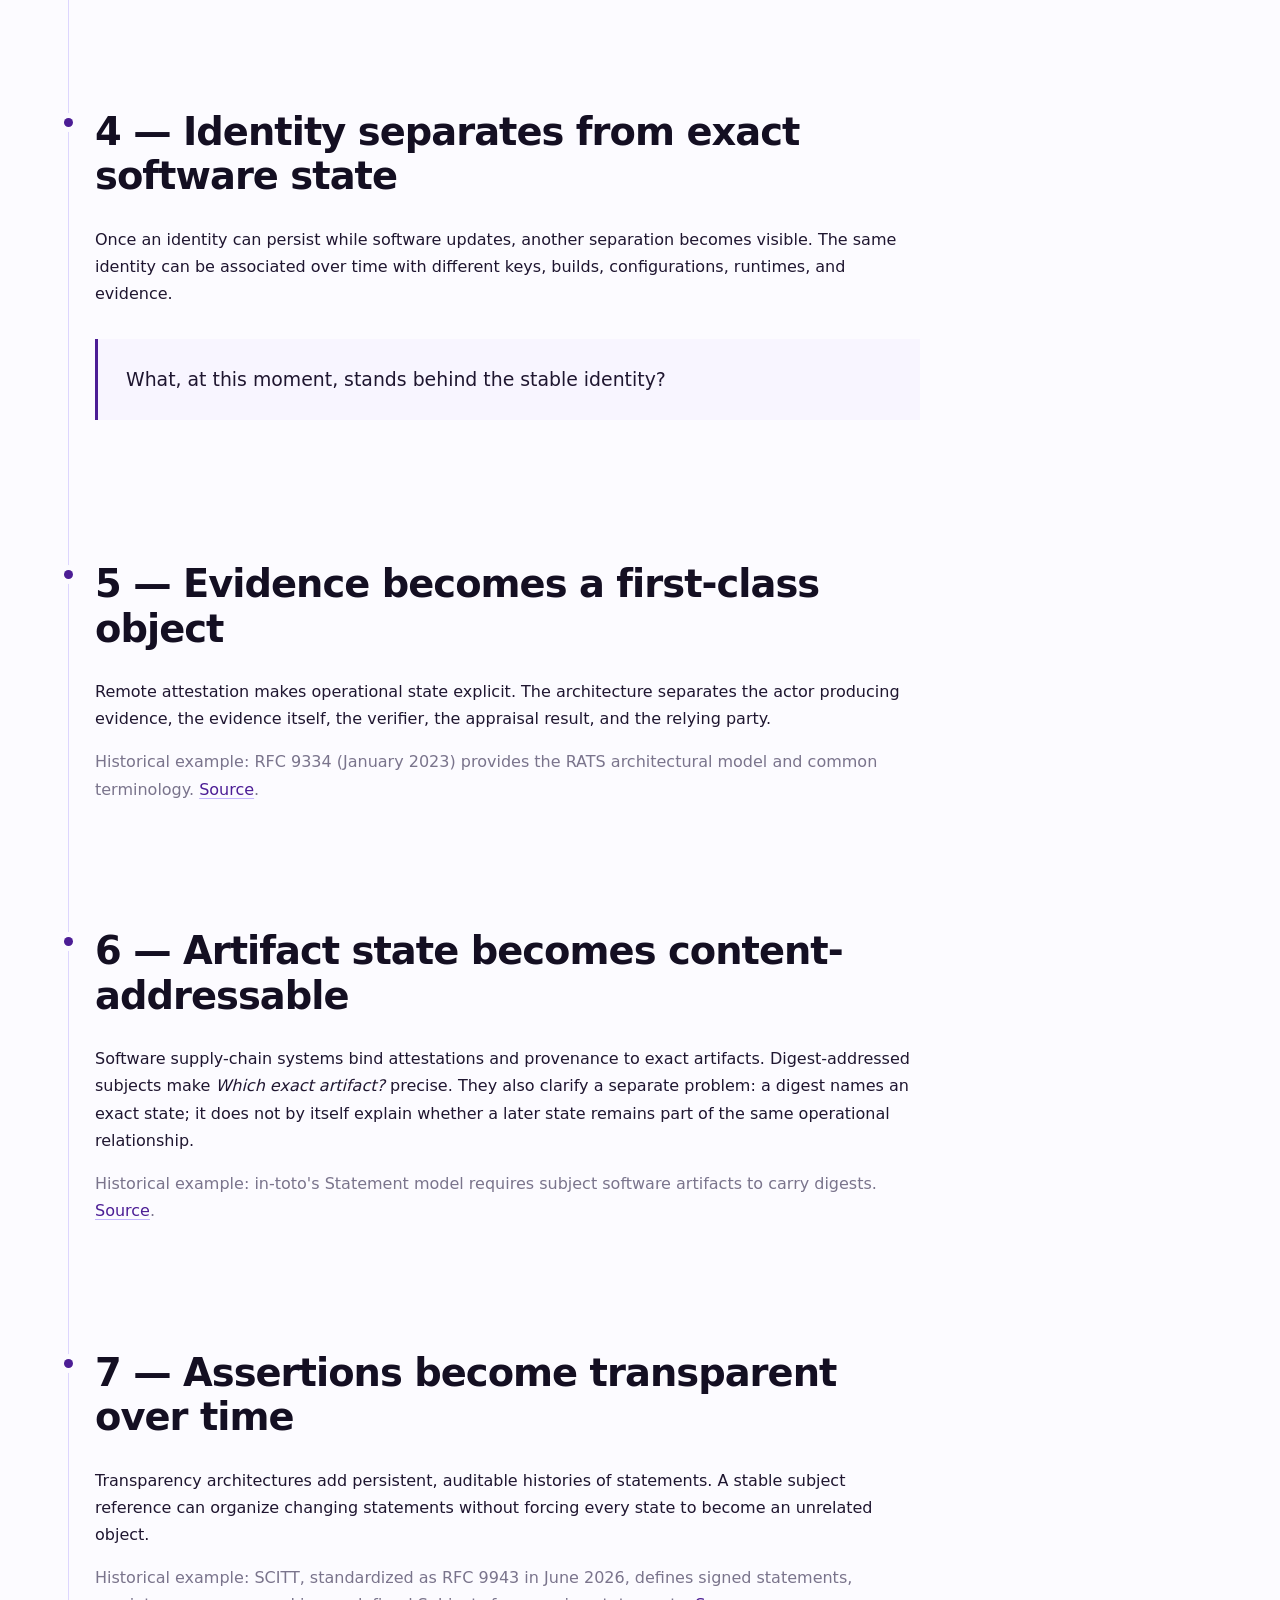
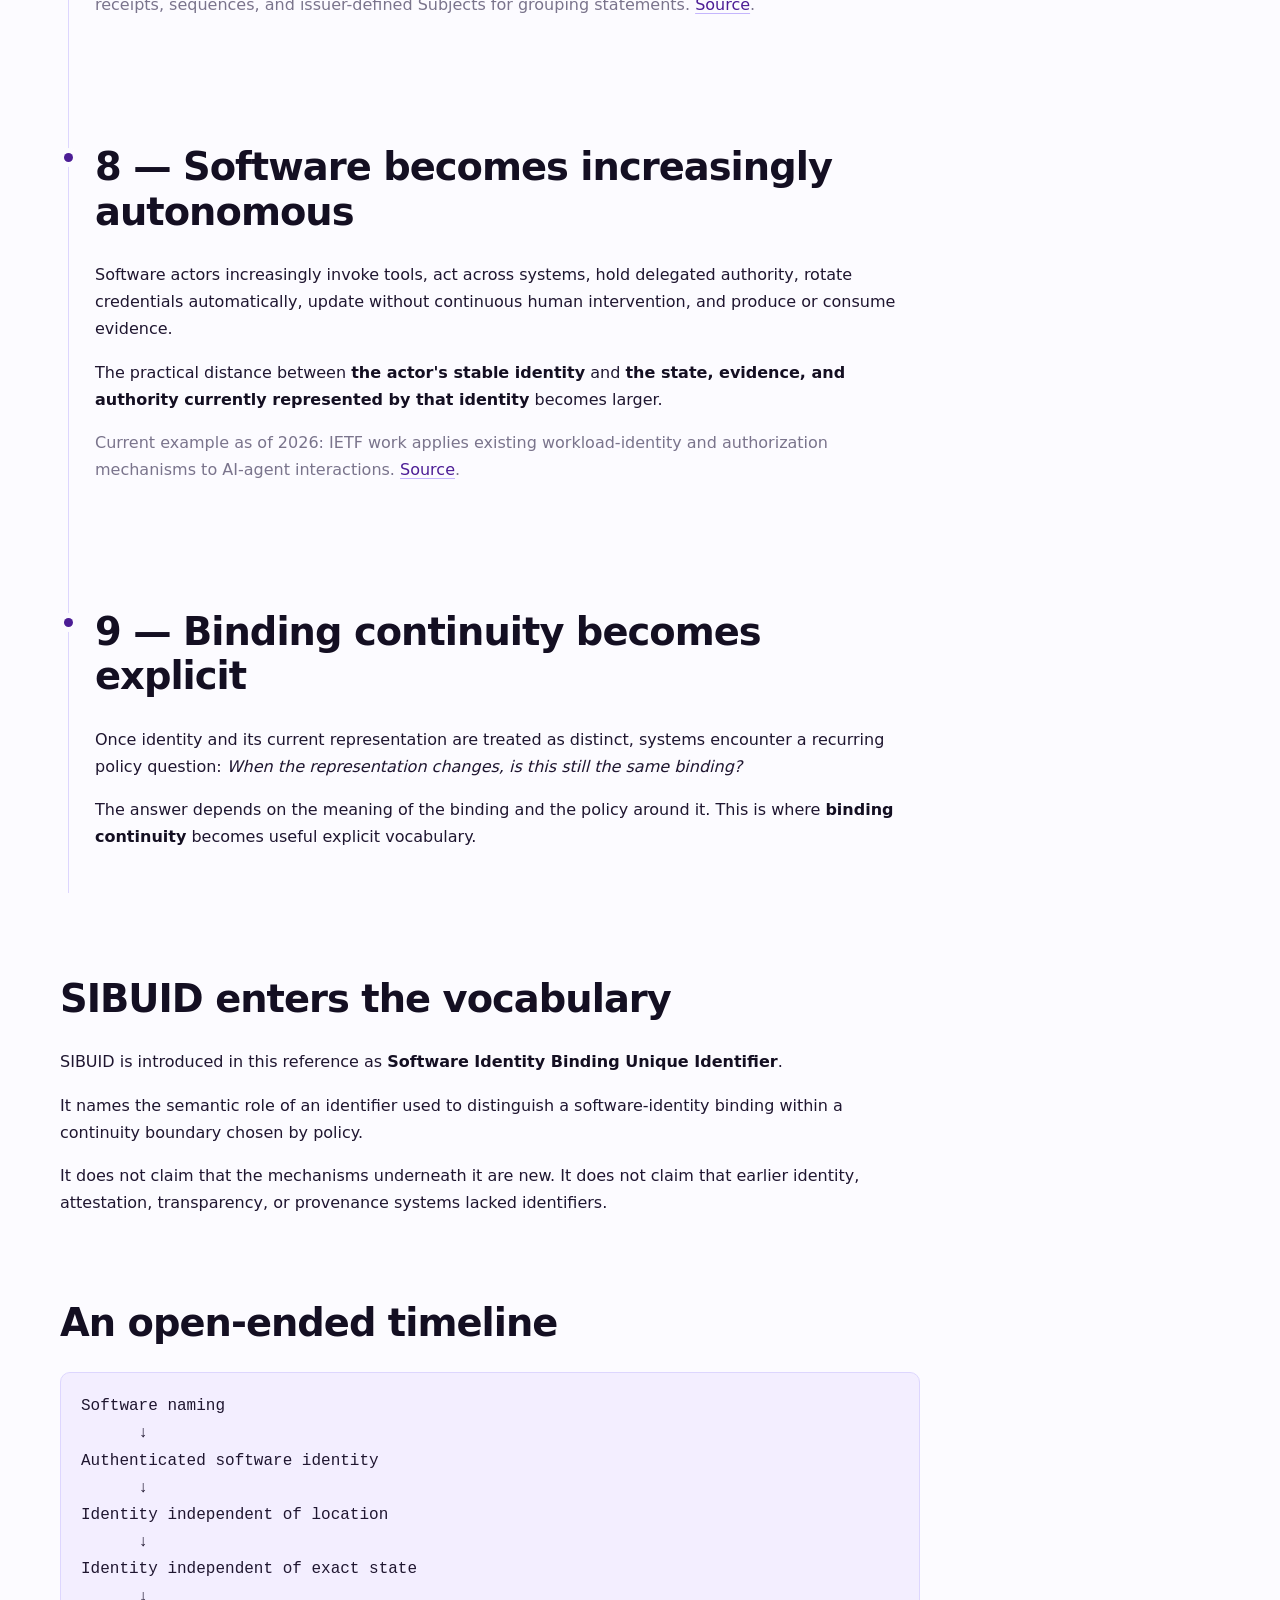
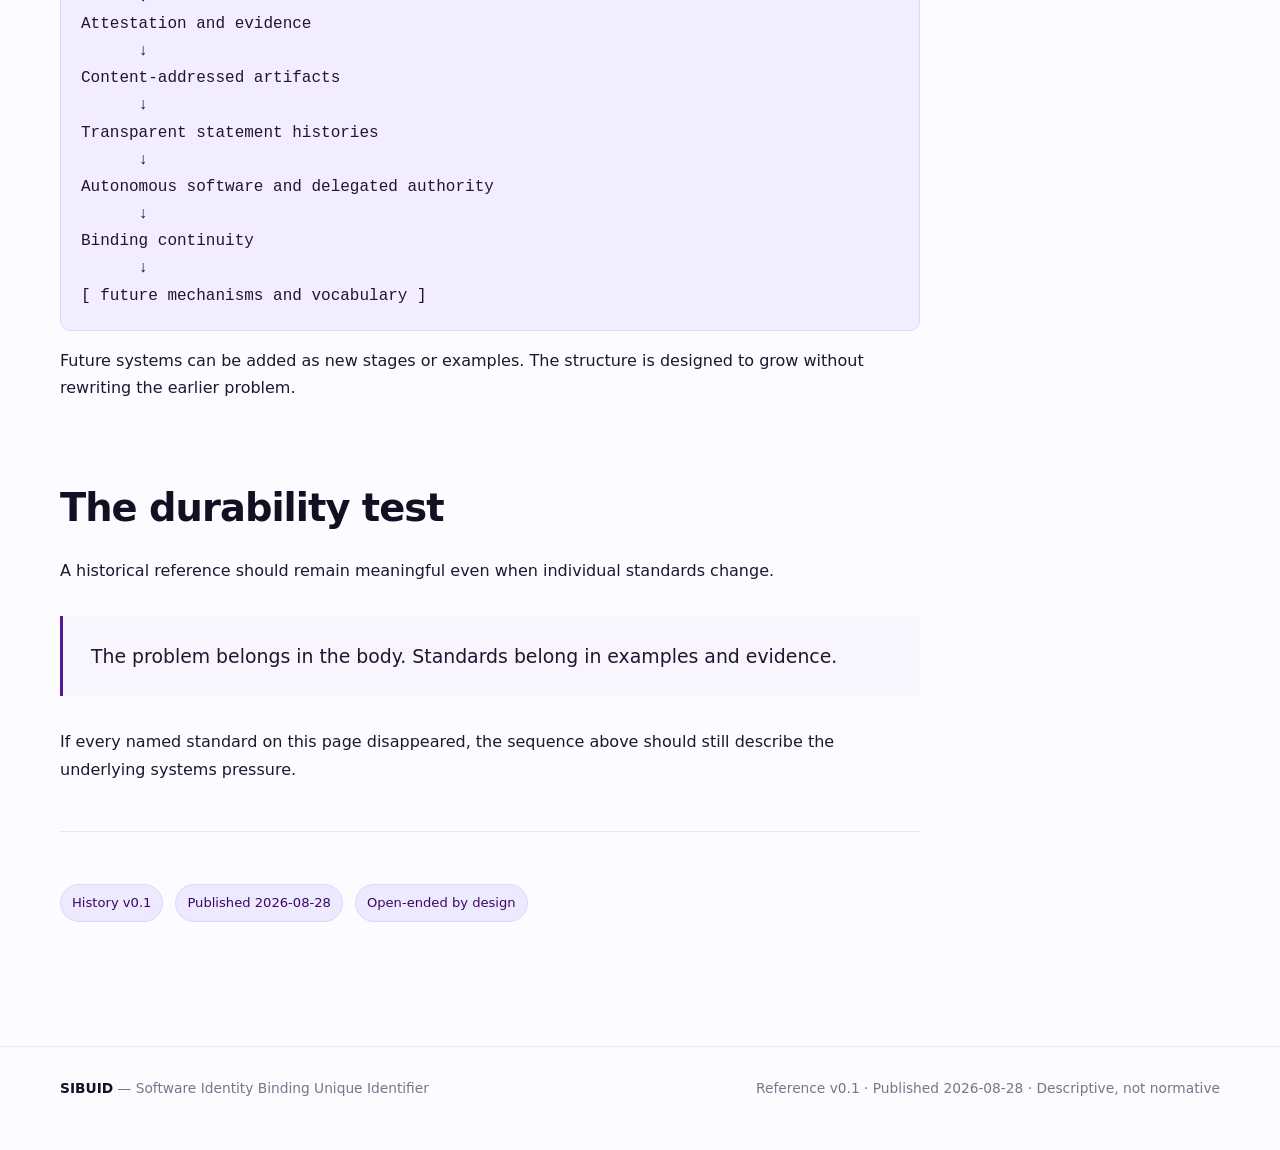
<file: history/index.html>
<!doctype html>
<html lang="en">
<head>
<meta charset="utf-8">
<meta name="viewport" content="width=device-width,initial-scale=1">
<title>From Software Identity to Binding Continuity | SIBUID</title>
<meta name="description" content="An open-ended history of the systems problem behind software identity binding, from naming and authentication to evidence, transparency, autonomy, and continuity.">
<link rel="canonical" href="https://sibuid.com/history/">
<meta name="robots" content="index,follow,max-image-preview:large">
<meta property="og:type" content="website">
<meta property="og:title" content="From Software Identity to Binding Continuity | SIBUID">
<meta property="og:description" content="An open-ended history of the systems problem behind software identity binding, from naming and authentication to evidence, transparency, autonomy, and continuity.">
<meta property="og:url" content="https://sibuid.com/history/">
<meta name="twitter:card" content="summary">
<link rel="stylesheet" href="/styles.css">
<script type="application/ld+json">{"@context":"https://schema.org","@type":"TechArticle","name":"From Software Identity to Binding Continuity","headline":"From Software Identity to Binding Continuity","description":"An open-ended history of the systems problem behind software identity binding, from naming and authentication to evidence, transparency, autonomy, and continuity.","url":"https://sibuid.com/history/","datePublished":"2026-08-28","dateModified":"2026-08-28","publisher":{"@type":"Organization","name":"SIBUID Reference","url":"https://sibuid.com"}}</script>
</head>
<body>
<header class="site-head"><div class="wrap head-inner"><a class="brand" href="/">SI<span>·B·</span>UID</a><nav aria-label="Primary"><a href="/">Reference</a><a href="/definition/">Definition</a><a href="/continuity/">Continuity</a><a href="/landscape/">Landscape</a><a href="/history/" aria-current="page">History</a></nav></div></header>
<main><div class="wrap">
<article>
<div class="kicker">Open-ended historical context · v0.1</div>
<h1>From Software Identity to Binding Continuity</h1>
<p class="lede">A history of the problem, not a history invented for the term.</p>
<p>SIBUID is a recent descriptive term. The underlying problem is not recent.</p>
<p>Software has long required identifiers, credentials, provenance, evidence, and policy. What changes over time is the degree to which software can move, update, act autonomously, inherit authority, and accumulate evidence while retaining a stable identity.</p>
<div class="timeline">
<section><h2>1 — Software as a named object</h2><p>The earliest form of the problem is simple: <em>How do we refer to a piece of software?</em> Names, process identifiers, package names, service names, hostnames, database keys, and other identifiers provide reference. The main concern is naming.</p></section>
<section><h2>2 — Software as an authenticated actor</h2><p>Distributed systems turn software into an actor that must authenticate to other software. The question expands: <em>Which software actor is making this request, and can it prove that identity?</em> Certificates, tokens, service identities, and workload-identity systems make software identity verifiable in dynamic environments.</p></section>
<section><h2>3 — Identity separates from location</h2><p>Cloud computing, orchestration, containers, autoscaling, and heterogeneous infrastructure weaken the assumption that network location is a reliable identity boundary. A workload may move while its identity remains meaningful.</p><p class="muted">Historical example: SPIFFE formalizes a workload identity namespace and verifiable identity documents for dynamic environments. <a href="https://spiffe.io/docs/latest/spiffe/concepts/" rel="external">Source</a>.</p></section>
<section><h2>4 — Identity separates from exact software state</h2><p>Once an identity can persist while software updates, another separation becomes visible. The same identity can be associated over time with different keys, builds, configurations, runtimes, and evidence.</p><blockquote>What, at this moment, stands behind the stable identity?</blockquote></section>
<section><h2>5 — Evidence becomes a first-class object</h2><p>Remote attestation makes operational state explicit. The architecture separates the actor producing evidence, the evidence itself, the verifier, the appraisal result, and the relying party.</p><p class="muted">Historical example: RFC 9334 (January 2023) provides the RATS architectural model and common terminology. <a href="https://www.rfc-editor.org/rfc/rfc9334.html" rel="external">Source</a>.</p></section>
<section><h2>6 — Artifact state becomes content-addressable</h2><p>Software supply-chain systems bind attestations and provenance to exact artifacts. Digest-addressed subjects make <em>Which exact artifact?</em> precise. They also clarify a separate problem: a digest names an exact state; it does not by itself explain whether a later state remains part of the same operational relationship.</p><p class="muted">Historical example: in-toto's Statement model requires subject software artifacts to carry digests. <a href="https://github.com/in-toto/attestation/blob/main/spec/v1/statement.md" rel="external">Source</a>.</p></section>
<section><h2>7 — Assertions become transparent over time</h2><p>Transparency architectures add persistent, auditable histories of statements. A stable subject reference can organize changing statements without forcing every state to become an unrelated object.</p><p class="muted">Historical example: SCITT, standardized as RFC 9943 in June 2026, defines signed statements, receipts, sequences, and issuer-defined Subjects for grouping statements. <a href="https://www.rfc-editor.org/rfc/rfc9943.html" rel="external">Source</a>.</p></section>
<section><h2>8 — Software becomes increasingly autonomous</h2><p>Software actors increasingly invoke tools, act across systems, hold delegated authority, rotate credentials automatically, update without continuous human intervention, and produce or consume evidence.</p><p>The practical distance between <strong>the actor's stable identity</strong> and <strong>the state, evidence, and authority currently represented by that identity</strong> becomes larger.</p><p class="muted">Current example as of 2026: IETF work applies existing workload-identity and authorization mechanisms to AI-agent interactions. <a href="https://datatracker.ietf.org/doc/draft-klrc-aiagent-auth/" rel="external">Source</a>.</p></section>
<section><h2>9 — Binding continuity becomes explicit</h2><p>Once identity and its current representation are treated as distinct, systems encounter a recurring policy question: <em>When the representation changes, is this still the same binding?</em></p><p>The answer depends on the meaning of the binding and the policy around it. This is where <strong>binding continuity</strong> becomes useful explicit vocabulary.</p></section>
</div>
<h2>SIBUID enters the vocabulary</h2>
<p>SIBUID is introduced in this reference as <strong>Software Identity Binding Unique Identifier</strong>.</p>
<p>It names the semantic role of an identifier used to distinguish a software-identity binding within a continuity boundary chosen by policy.</p>
<p>It does not claim that the mechanisms underneath it are new. It does not claim that earlier identity, attestation, transparency, or provenance systems lacked identifiers.</p>
<h2>An open-ended timeline</h2>
<pre>Software naming
      ↓
Authenticated software identity
      ↓
Identity independent of location
      ↓
Identity independent of exact state
      ↓
Attestation and evidence
      ↓
Content-addressed artifacts
      ↓
Transparent statement histories
      ↓
Autonomous software and delegated authority
      ↓
Binding continuity
      ↓
[ future mechanisms and vocabulary ]</pre>
<p>Future systems can be added as new stages or examples. The structure is designed to grow without rewriting the earlier problem.</p>
<h2>The durability test</h2>
<p>A historical reference should remain meaningful even when individual standards change.</p>
<blockquote>The problem belongs in the body. Standards belong in examples and evidence.</blockquote>
<p>If every named standard on this page disappeared, the sequence above should still describe the underlying systems pressure.</p>
<div class="definition-record"><div class="status"><span class="pill">History v0.1</span><span class="pill">Published 2026-08-28</span><span class="pill">Open-ended by design</span></div></div>
</article></div></main>
<footer class="site-foot"><div class="wrap foot-inner"><div><strong>SIBUID</strong> — Software Identity Binding Unique Identifier</div><div>Reference v0.1 · Published 2026-08-28 · Descriptive, not normative</div></div></footer>
</body></html>
</file>
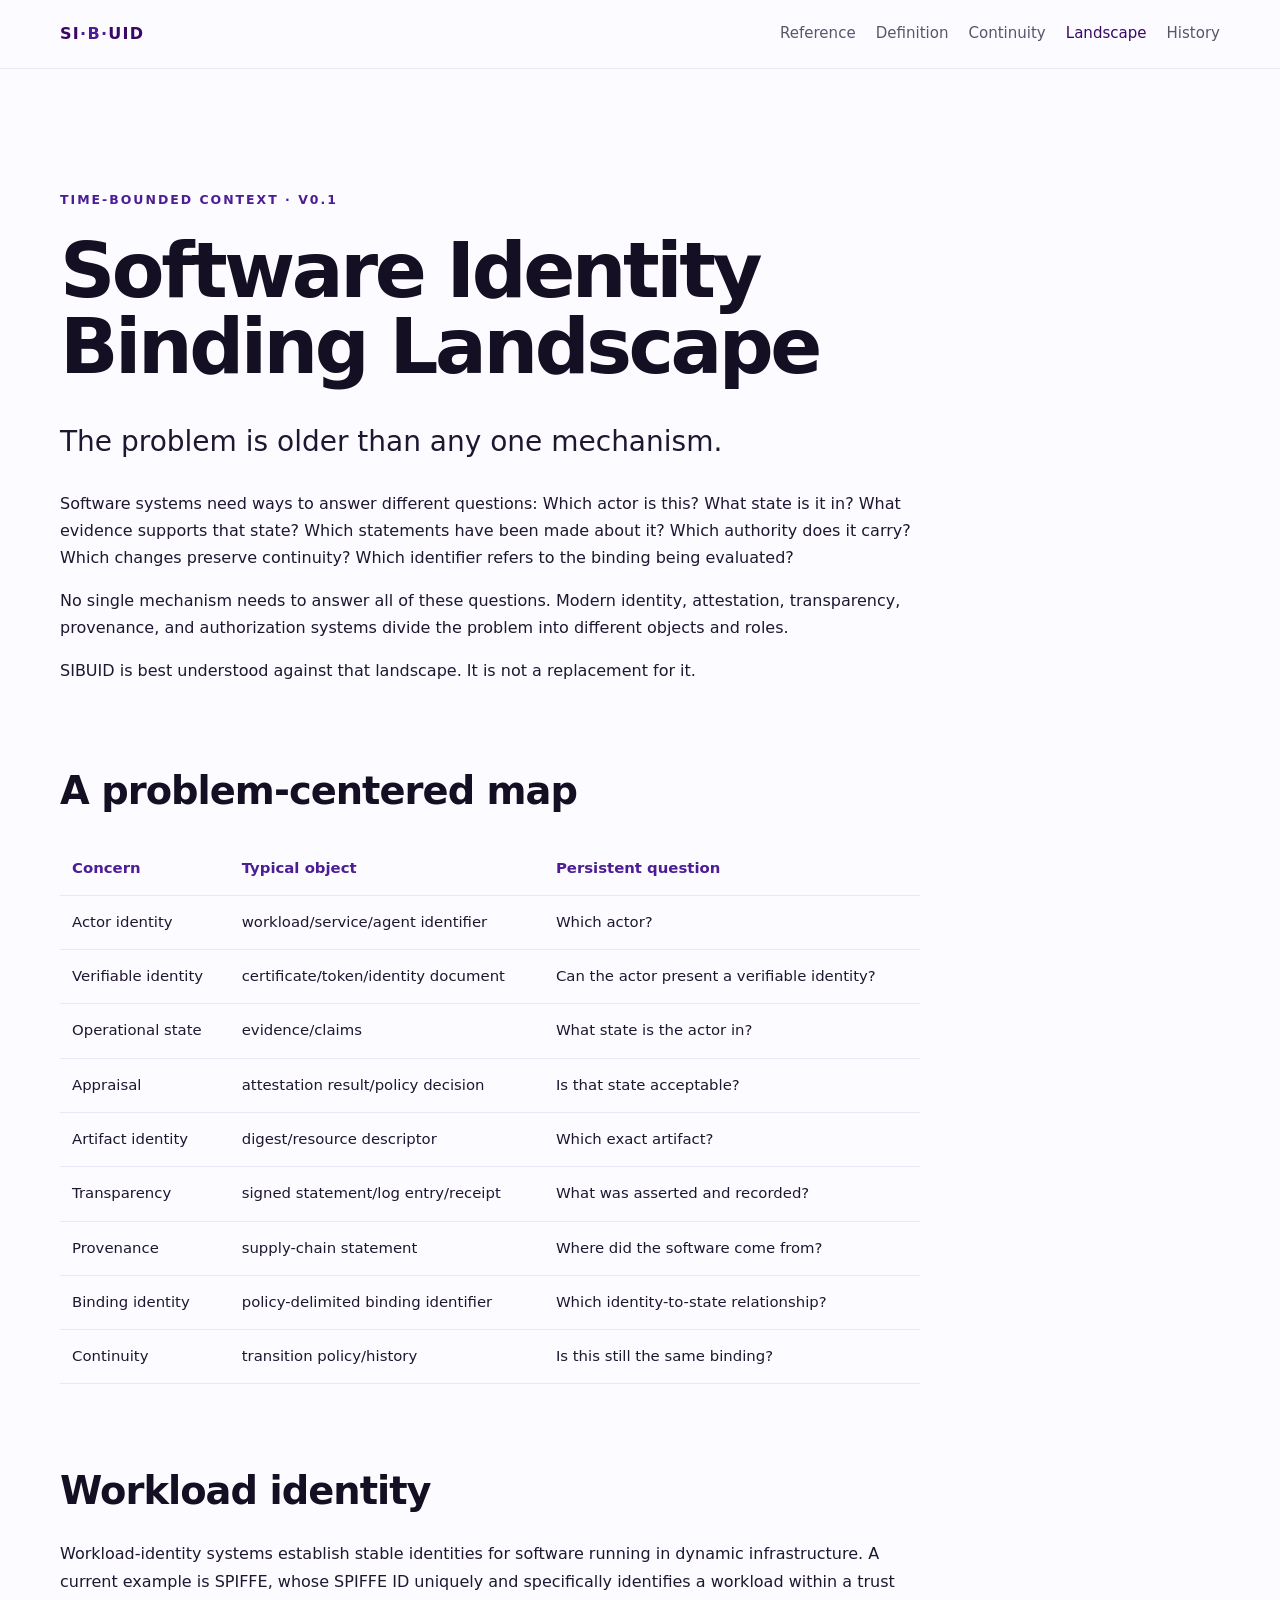
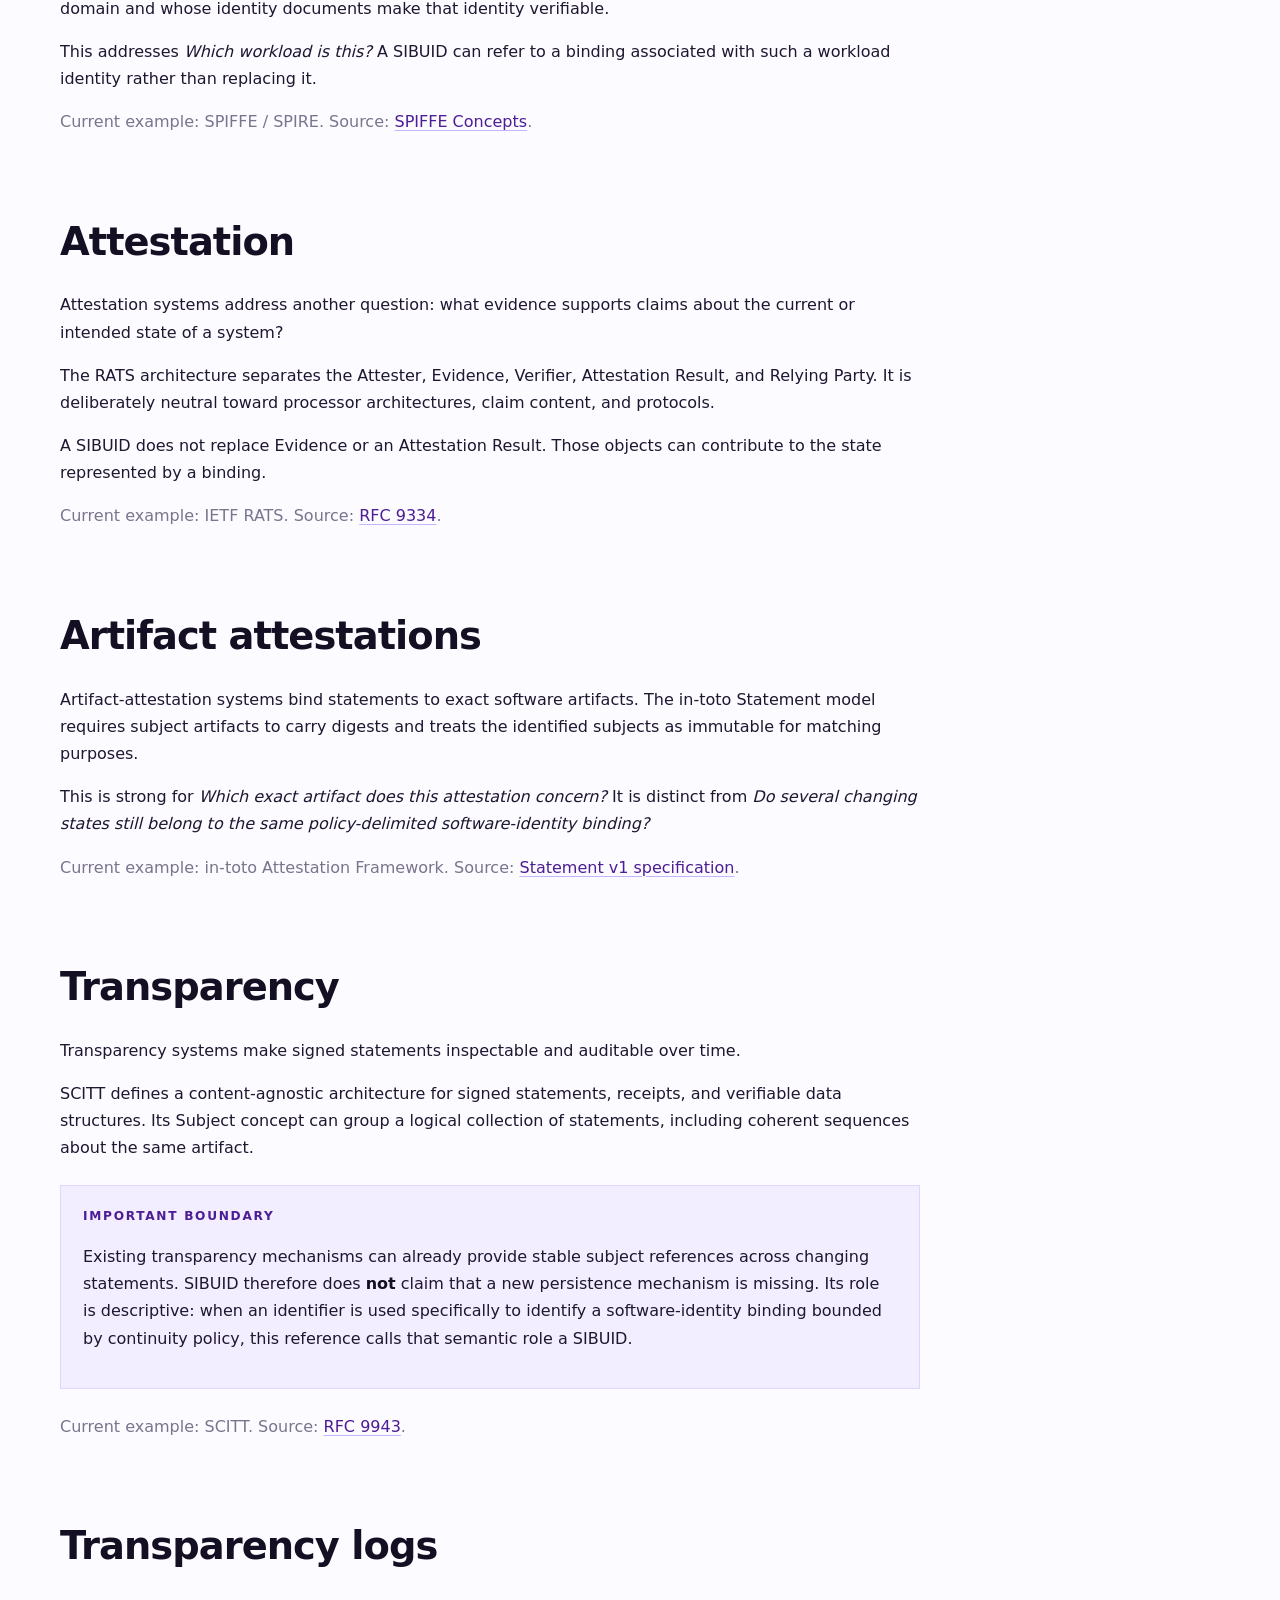
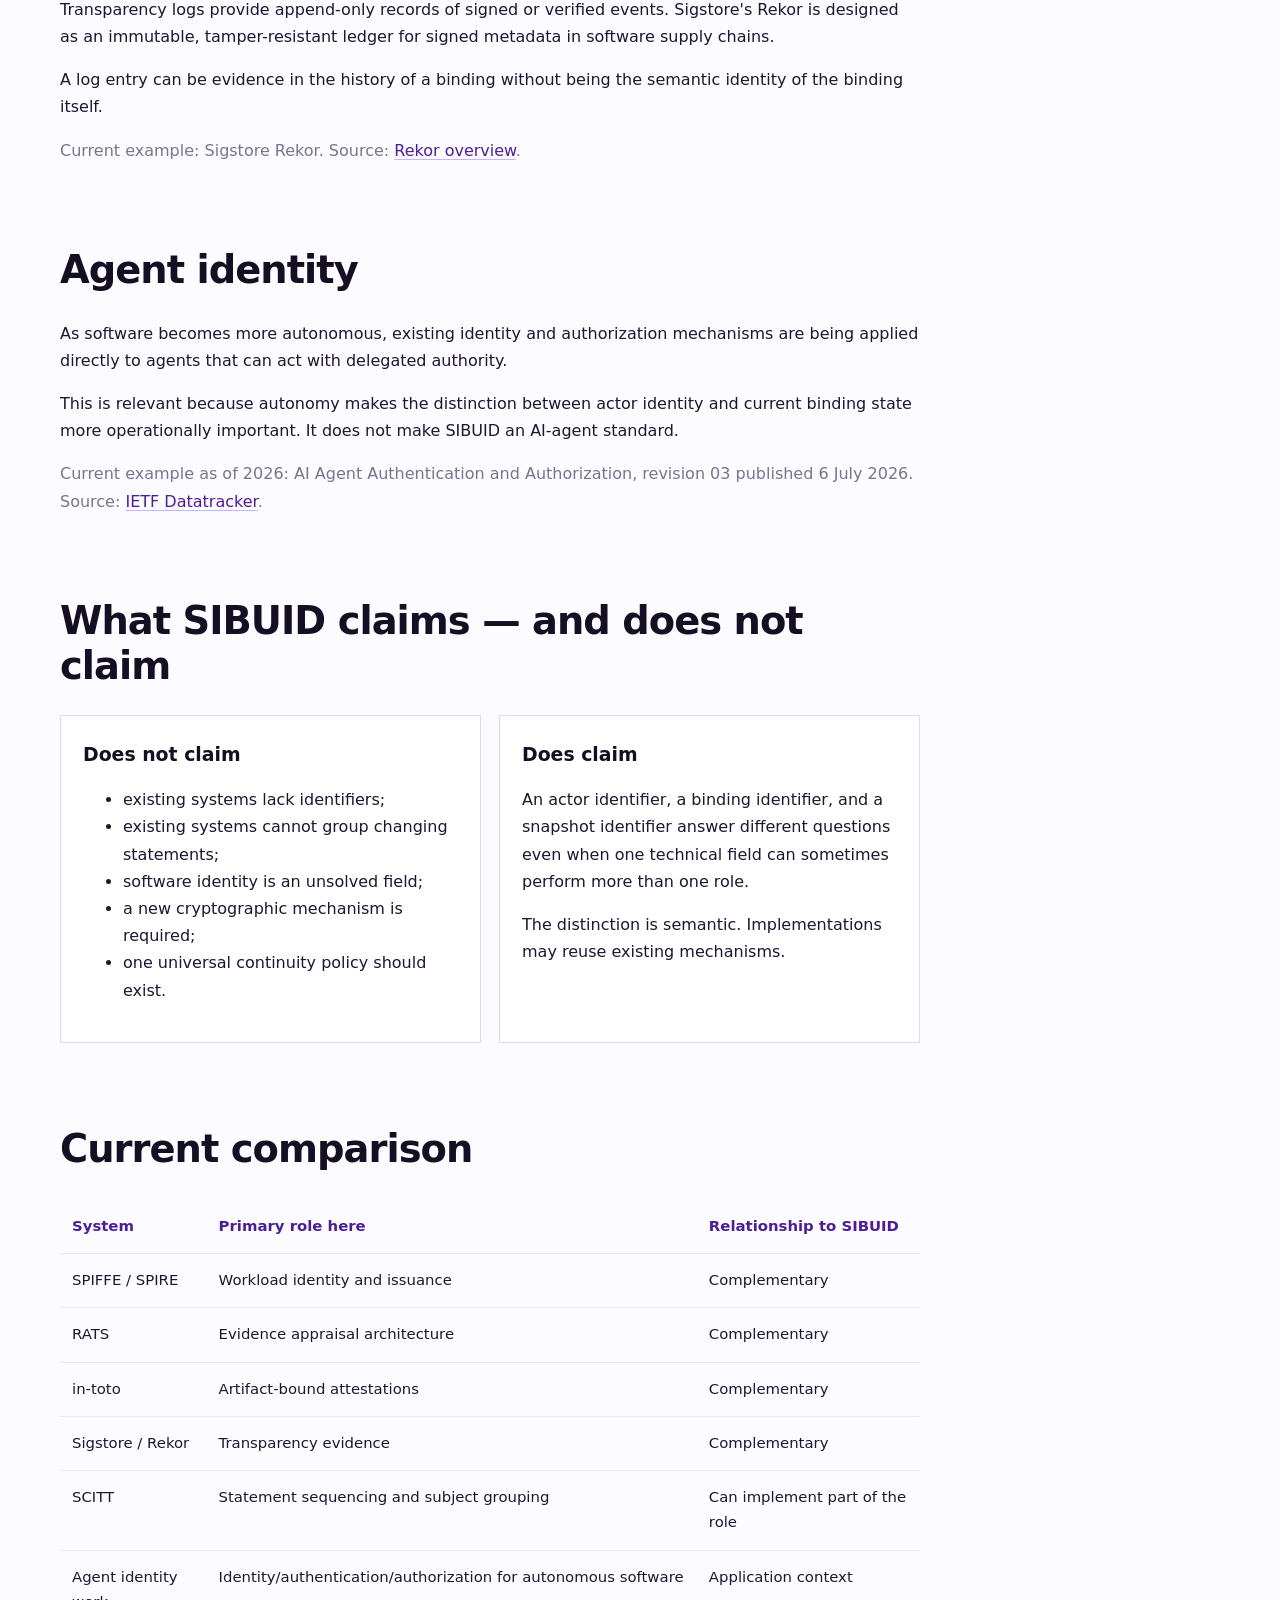
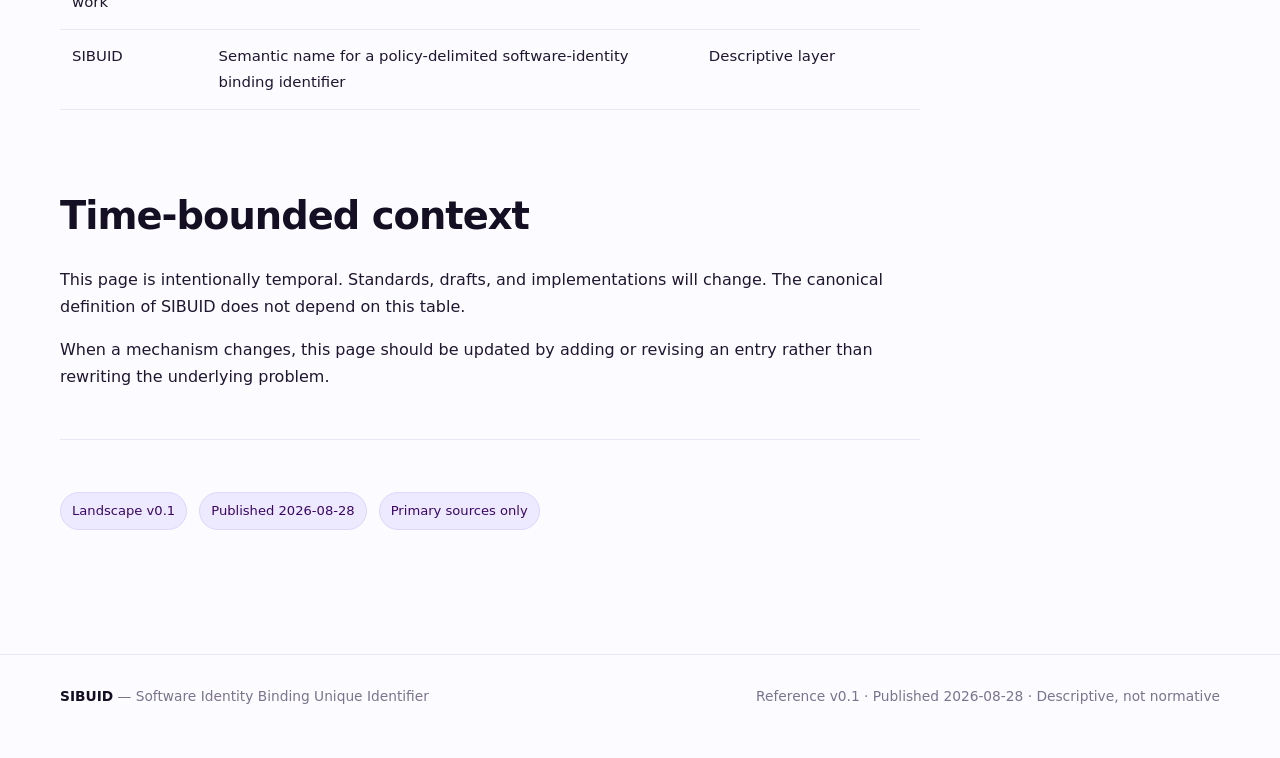
<file: landscape/index.html>
<!doctype html>
<html lang="en">
<head>
<meta charset="utf-8">
<meta name="viewport" content="width=device-width,initial-scale=1">
<title>Software Identity Binding Landscape | SIBUID</title>
<meta name="description" content="A source-backed map of workload identity, attestation, artifact provenance, transparency, and agent identity around the SIBUID concept.">
<link rel="canonical" href="https://sibuid.com/landscape/">
<meta name="robots" content="index,follow,max-image-preview:large">
<meta property="og:type" content="website">
<meta property="og:title" content="Software Identity Binding Landscape | SIBUID">
<meta property="og:description" content="A source-backed map of workload identity, attestation, artifact provenance, transparency, and agent identity around the SIBUID concept.">
<meta property="og:url" content="https://sibuid.com/landscape/">
<meta name="twitter:card" content="summary">
<link rel="stylesheet" href="/styles.css">
<script type="application/ld+json">{"@context":"https://schema.org","@type":"TechArticle","name":"Software Identity Binding Landscape","headline":"Software Identity Binding Landscape","description":"A source-backed map of workload identity, attestation, artifact provenance, transparency, and agent identity around the SIBUID concept.","url":"https://sibuid.com/landscape/","datePublished":"2026-08-28","dateModified":"2026-08-28","publisher":{"@type":"Organization","name":"SIBUID Reference","url":"https://sibuid.com"}}</script>
</head>
<body>
<header class="site-head"><div class="wrap head-inner"><a class="brand" href="/">SI<span>·B·</span>UID</a><nav aria-label="Primary"><a href="/">Reference</a><a href="/definition/">Definition</a><a href="/continuity/">Continuity</a><a href="/landscape/" aria-current="page">Landscape</a><a href="/history/">History</a></nav></div></header>
<main><div class="wrap">
<article>
<div class="kicker">Time-bounded context · v0.1</div>
<h1>Software Identity Binding Landscape</h1>
<p class="lede">The problem is older than any one mechanism.</p>
<p>Software systems need ways to answer different questions: Which actor is this? What state is it in? What evidence supports that state? Which statements have been made about it? Which authority does it carry? Which changes preserve continuity? Which identifier refers to the binding being evaluated?</p>
<p>No single mechanism needs to answer all of these questions. Modern identity, attestation, transparency, provenance, and authorization systems divide the problem into different objects and roles.</p>
<p>SIBUID is best understood against that landscape. It is not a replacement for it.</p>
<h2>A problem-centered map</h2>
<table><thead><tr><th>Concern</th><th>Typical object</th><th>Persistent question</th></tr></thead><tbody>
<tr><td>Actor identity</td><td>workload/service/agent identifier</td><td>Which actor?</td></tr>
<tr><td>Verifiable identity</td><td>certificate/token/identity document</td><td>Can the actor present a verifiable identity?</td></tr>
<tr><td>Operational state</td><td>evidence/claims</td><td>What state is the actor in?</td></tr>
<tr><td>Appraisal</td><td>attestation result/policy decision</td><td>Is that state acceptable?</td></tr>
<tr><td>Artifact identity</td><td>digest/resource descriptor</td><td>Which exact artifact?</td></tr>
<tr><td>Transparency</td><td>signed statement/log entry/receipt</td><td>What was asserted and recorded?</td></tr>
<tr><td>Provenance</td><td>supply-chain statement</td><td>Where did the software come from?</td></tr>
<tr><td>Binding identity</td><td>policy-delimited binding identifier</td><td>Which identity-to-state relationship?</td></tr>
<tr><td>Continuity</td><td>transition policy/history</td><td>Is this still the same binding?</td></tr>
</tbody></table>
<h2>Workload identity</h2>
<p>Workload-identity systems establish stable identities for software running in dynamic infrastructure. A current example is SPIFFE, whose SPIFFE ID uniquely and specifically identifies a workload within a trust domain and whose identity documents make that identity verifiable.</p>
<p>This addresses <em>Which workload is this?</em> A SIBUID can refer to a binding associated with such a workload identity rather than replacing it.</p>
<p class="muted">Current example: SPIFFE / SPIRE. Source: <a href="https://spiffe.io/docs/latest/spiffe/concepts/" rel="external">SPIFFE Concepts</a>.</p>
<h2>Attestation</h2>
<p>Attestation systems address another question: what evidence supports claims about the current or intended state of a system?</p>
<p>The RATS architecture separates the Attester, Evidence, Verifier, Attestation Result, and Relying Party. It is deliberately neutral toward processor architectures, claim content, and protocols.</p>
<p>A SIBUID does not replace Evidence or an Attestation Result. Those objects can contribute to the state represented by a binding.</p>
<p class="muted">Current example: IETF RATS. Source: <a href="https://www.rfc-editor.org/rfc/rfc9334.html" rel="external">RFC 9334</a>.</p>
<h2>Artifact attestations</h2>
<p>Artifact-attestation systems bind statements to exact software artifacts. The in-toto Statement model requires subject artifacts to carry digests and treats the identified subjects as immutable for matching purposes.</p>
<p>This is strong for <em>Which exact artifact does this attestation concern?</em> It is distinct from <em>Do several changing states still belong to the same policy-delimited software-identity binding?</em></p>
<p class="muted">Current example: in-toto Attestation Framework. Source: <a href="https://github.com/in-toto/attestation/blob/main/spec/v1/statement.md" rel="external">Statement v1 specification</a>.</p>
<h2>Transparency</h2>
<p>Transparency systems make signed statements inspectable and auditable over time.</p>
<p>SCITT defines a content-agnostic architecture for signed statements, receipts, and verifiable data structures. Its Subject concept can group a logical collection of statements, including coherent sequences about the same artifact.</p>
<div class="note"><div class="label">Important boundary</div><p>Existing transparency mechanisms can already provide stable subject references across changing statements. SIBUID therefore does <strong>not</strong> claim that a new persistence mechanism is missing. Its role is descriptive: when an identifier is used specifically to identify a software-identity binding bounded by continuity policy, this reference calls that semantic role a SIBUID.</p></div>
<p class="muted">Current example: SCITT. Source: <a href="https://www.rfc-editor.org/rfc/rfc9943.html" rel="external">RFC 9943</a>.</p>
<h2>Transparency logs</h2>
<p>Transparency logs provide append-only records of signed or verified events. Sigstore's Rekor is designed as an immutable, tamper-resistant ledger for signed metadata in software supply chains.</p>
<p>A log entry can be evidence in the history of a binding without being the semantic identity of the binding itself.</p>
<p class="muted">Current example: Sigstore Rekor. Source: <a href="https://docs.sigstore.dev/logging/overview/" rel="external">Rekor overview</a>.</p>
<h2>Agent identity</h2>
<p>As software becomes more autonomous, existing identity and authorization mechanisms are being applied directly to agents that can act with delegated authority.</p>
<p>This is relevant because autonomy makes the distinction between actor identity and current binding state more operationally important. It does not make SIBUID an AI-agent standard.</p>
<p class="muted">Current example as of 2026: AI Agent Authentication and Authorization, revision 03 published 6 July 2026. Source: <a href="https://datatracker.ietf.org/doc/draft-klrc-aiagent-auth/" rel="external">IETF Datatracker</a>.</p>
<h2>What SIBUID claims — and does not claim</h2>
<div class="grid2"><div class="card"><h3>Does not claim</h3><ul><li>existing systems lack identifiers;</li><li>existing systems cannot group changing statements;</li><li>software identity is an unsolved field;</li><li>a new cryptographic mechanism is required;</li><li>one universal continuity policy should exist.</li></ul></div><div class="card"><h3>Does claim</h3><p>An actor identifier, a binding identifier, and a snapshot identifier answer different questions even when one technical field can sometimes perform more than one role.</p><p>The distinction is semantic. Implementations may reuse existing mechanisms.</p></div></div>
<h2>Current comparison</h2>
<table><thead><tr><th>System</th><th>Primary role here</th><th>Relationship to SIBUID</th></tr></thead><tbody>
<tr><td>SPIFFE / SPIRE</td><td>Workload identity and issuance</td><td>Complementary</td></tr>
<tr><td>RATS</td><td>Evidence appraisal architecture</td><td>Complementary</td></tr>
<tr><td>in-toto</td><td>Artifact-bound attestations</td><td>Complementary</td></tr>
<tr><td>Sigstore / Rekor</td><td>Transparency evidence</td><td>Complementary</td></tr>
<tr><td>SCITT</td><td>Statement sequencing and subject grouping</td><td>Can implement part of the role</td></tr>
<tr><td>Agent identity work</td><td>Identity/authentication/authorization for autonomous software</td><td>Application context</td></tr>
<tr><td>SIBUID</td><td>Semantic name for a policy-delimited software-identity binding identifier</td><td>Descriptive layer</td></tr>
</tbody></table>
<h2>Time-bounded context</h2>
<p>This page is intentionally temporal. Standards, drafts, and implementations will change. The canonical definition of SIBUID does not depend on this table.</p>
<p>When a mechanism changes, this page should be updated by adding or revising an entry rather than rewriting the underlying problem.</p>
<div class="definition-record"><div class="status"><span class="pill">Landscape v0.1</span><span class="pill">Published 2026-08-28</span><span class="pill">Primary sources only</span></div></div>
</article></div></main>
<footer class="site-foot"><div class="wrap foot-inner"><div><strong>SIBUID</strong> — Software Identity Binding Unique Identifier</div><div>Reference v0.1 · Published 2026-08-28 · Descriptive, not normative</div></div></footer>
</body></html>
</file>
<file: styles.css>
:root{
  /* Brand */
  --primary:#4C1D95;--primary-deep:#3B0764;--primary-soft:#7C3AED;--accent-mist:#EDE9FE;
  /* Backgrounds & surfaces */
  --bg:#FCFBFF;--surface:#FFFFFF;--surface-soft:#F8F5FF;--surface-subtle:#F3EEFF;
  /* Text */
  --text:#1F1630;--text-strong:#140F22;--text-secondary:#5B556B;--muted:#7A748C;
  /* Borders & lines */
  --line:#DDD6FE;--border-strong:#C4B5FD;--divider:#ECE7F7;--hairline:#EEEAF8;
  /* Semantic states */
  --preserved:#4C1D95;--drift:#B45309;--broken:#9F1239;--info:#5B21B6;
  /* Interaction */
  --link:#4C1D95;--link-hover:#3B0764;--focus-ring:rgba(76,29,149,.22);--selection-bg:#EDE9FE;
  /* Legacy aliases kept so existing class rules resolve to the new palette */
  --surface2:var(--surface-soft);--signal:var(--primary);--warm:var(--text-secondary);
  --max:1160px
}
*{box-sizing:border-box}html{scroll-behavior:smooth}
body{margin:0;background:var(--bg);color:var(--text);font:16px/1.7 ui-sans-serif,system-ui,-apple-system,BlinkMacSystemFont,"Segoe UI",sans-serif}
::selection{background:var(--selection-bg);color:var(--primary-deep)}
:focus-visible{outline:none;box-shadow:0 0 0 3px var(--focus-ring);border-radius:4px}
a{color:var(--link);text-decoration-color:var(--border-strong);text-underline-offset:3px}a:hover{color:var(--link-hover);text-decoration-color:var(--primary)}
.wrap{width:min(var(--max),calc(100% - 40px));margin:auto}
.site-head{position:sticky;top:0;z-index:10;background:rgba(252,251,255,.86);backdrop-filter:blur(12px);border-bottom:1px solid var(--divider)}
.head-inner{display:flex;align-items:center;justify-content:space-between;min-height:68px;gap:24px}
.brand{text-decoration:none;font-weight:760;letter-spacing:.08em;color:var(--primary-deep)}.brand span{color:var(--primary)}
nav{display:flex;gap:20px;flex-wrap:wrap}nav a{text-decoration:none;color:var(--text-secondary);font-size:.94rem}nav a[aria-current="page"],nav a:hover{color:var(--primary-deep)}
main{padding:72px 0 96px}
.hero{padding:44px 0 52px;border-bottom:1px solid var(--divider)}
.kicker{font-size:.78rem;text-transform:uppercase;letter-spacing:.16em;color:var(--primary);font-weight:700}
.display{font-size:clamp(3rem,8vw,7.4rem);line-height:.92;letter-spacing:-.055em;margin:.25em 0 .18em;color:var(--primary-deep)}
.expansion{font-size:clamp(1.15rem,2vw,1.6rem);color:var(--text-secondary);max-width:840px}
.lede{font-size:clamp(1.22rem,2.2vw,1.75rem);max-width:900px;line-height:1.42;margin-top:38px}
.splitmark{display:grid;grid-template-columns:repeat(5,1fr);gap:1px;background:var(--line);border:1px solid var(--line);margin:42px 0 10px}
.splitmark div{background:var(--surface);padding:20px 14px;min-height:118px}.splitmark b{display:block;font-size:2rem;color:var(--primary)}.splitmark small{color:var(--muted)}
article{max-width:860px;padding-top:48px}
h1{font-size:clamp(2.5rem,6vw,5.4rem);line-height:.98;letter-spacing:-.045em;margin:.3em 0;color:var(--text-strong)}
h2{font-size:clamp(1.7rem,3vw,2.45rem);line-height:1.16;letter-spacing:-.025em;margin:2.2em 0 .7em;color:var(--text-strong)}
h3{font-size:1.18rem;margin:2em 0 .4em;color:var(--text-strong)}
p,li{color:var(--text)}strong{color:var(--text-strong)}
blockquote{margin:32px 0;padding:24px 28px;border-left:3px solid var(--primary);background:var(--surface-soft);font-size:1.18rem;color:var(--text)}
code,pre{font-family:ui-monospace,SFMono-Regular,Menlo,Consolas,monospace}
code{color:var(--primary-deep)}
pre{overflow:auto;background:var(--surface-subtle);border:1px solid var(--line);padding:20px;border-radius:10px;color:var(--text-primary,var(--text))}
.note{border:1px solid var(--line);background:var(--surface-subtle);padding:20px 22px;margin:24px 0}.note .label{font-size:.76rem;text-transform:uppercase;letter-spacing:.14em;color:var(--primary);font-weight:750}
.grid2{display:grid;grid-template-columns:1fr 1fr;gap:18px}
.card{border:1px solid var(--line);background:var(--surface);padding:22px}.card h3{margin-top:0}
.muted{color:var(--muted)}
table{width:100%;border-collapse:collapse;margin:28px 0;font-size:.93rem}th,td{text-align:left;vertical-align:top;padding:14px 12px;border-bottom:1px solid var(--divider)}th{color:var(--primary);font-weight:700}
.status{display:flex;gap:12px;flex-wrap:wrap;margin:28px 0}
.pill{border:1px solid var(--line);background:var(--accent-mist);padding:7px 11px;border-radius:999px;color:var(--primary-deep);font-size:.82rem}
.timeline{border-left:1px solid var(--line);margin:30px 0 30px 8px;padding-left:26px}.timeline section{position:relative;padding:0 0 26px}.timeline section:before{content:"";position:absolute;left:-31px;top:8px;width:9px;height:9px;border-radius:50%;background:var(--primary);box-shadow:0 0 0 5px var(--bg)}
.source-list li{margin-bottom:12px}
.site-foot{border-top:1px solid var(--divider);padding:30px 0 50px;color:var(--muted);font-size:.86rem}
.foot-inner{display:flex;justify-content:space-between;gap:30px;flex-wrap:wrap}
.definition-record{margin-top:48px;border-top:1px solid var(--divider);padding-top:24px}
.anchor{color:var(--muted);font-size:.82rem;text-decoration:none;margin-left:.3rem}.anchor:hover{color:var(--primary)}
@media(max-width:760px){.head-inner{align-items:flex-start;padding:18px 0;flex-direction:column}nav{gap:12px 16px}.splitmark{grid-template-columns:1fr 1fr}.splitmark div:last-child{grid-column:1/-1}.grid2{grid-template-columns:1fr}main{padding-top:38px}.hero{padding-top:20px}table{display:block;overflow-x:auto}}
@media(prefers-reduced-motion:reduce){html{scroll-behavior:auto}}
</file>
